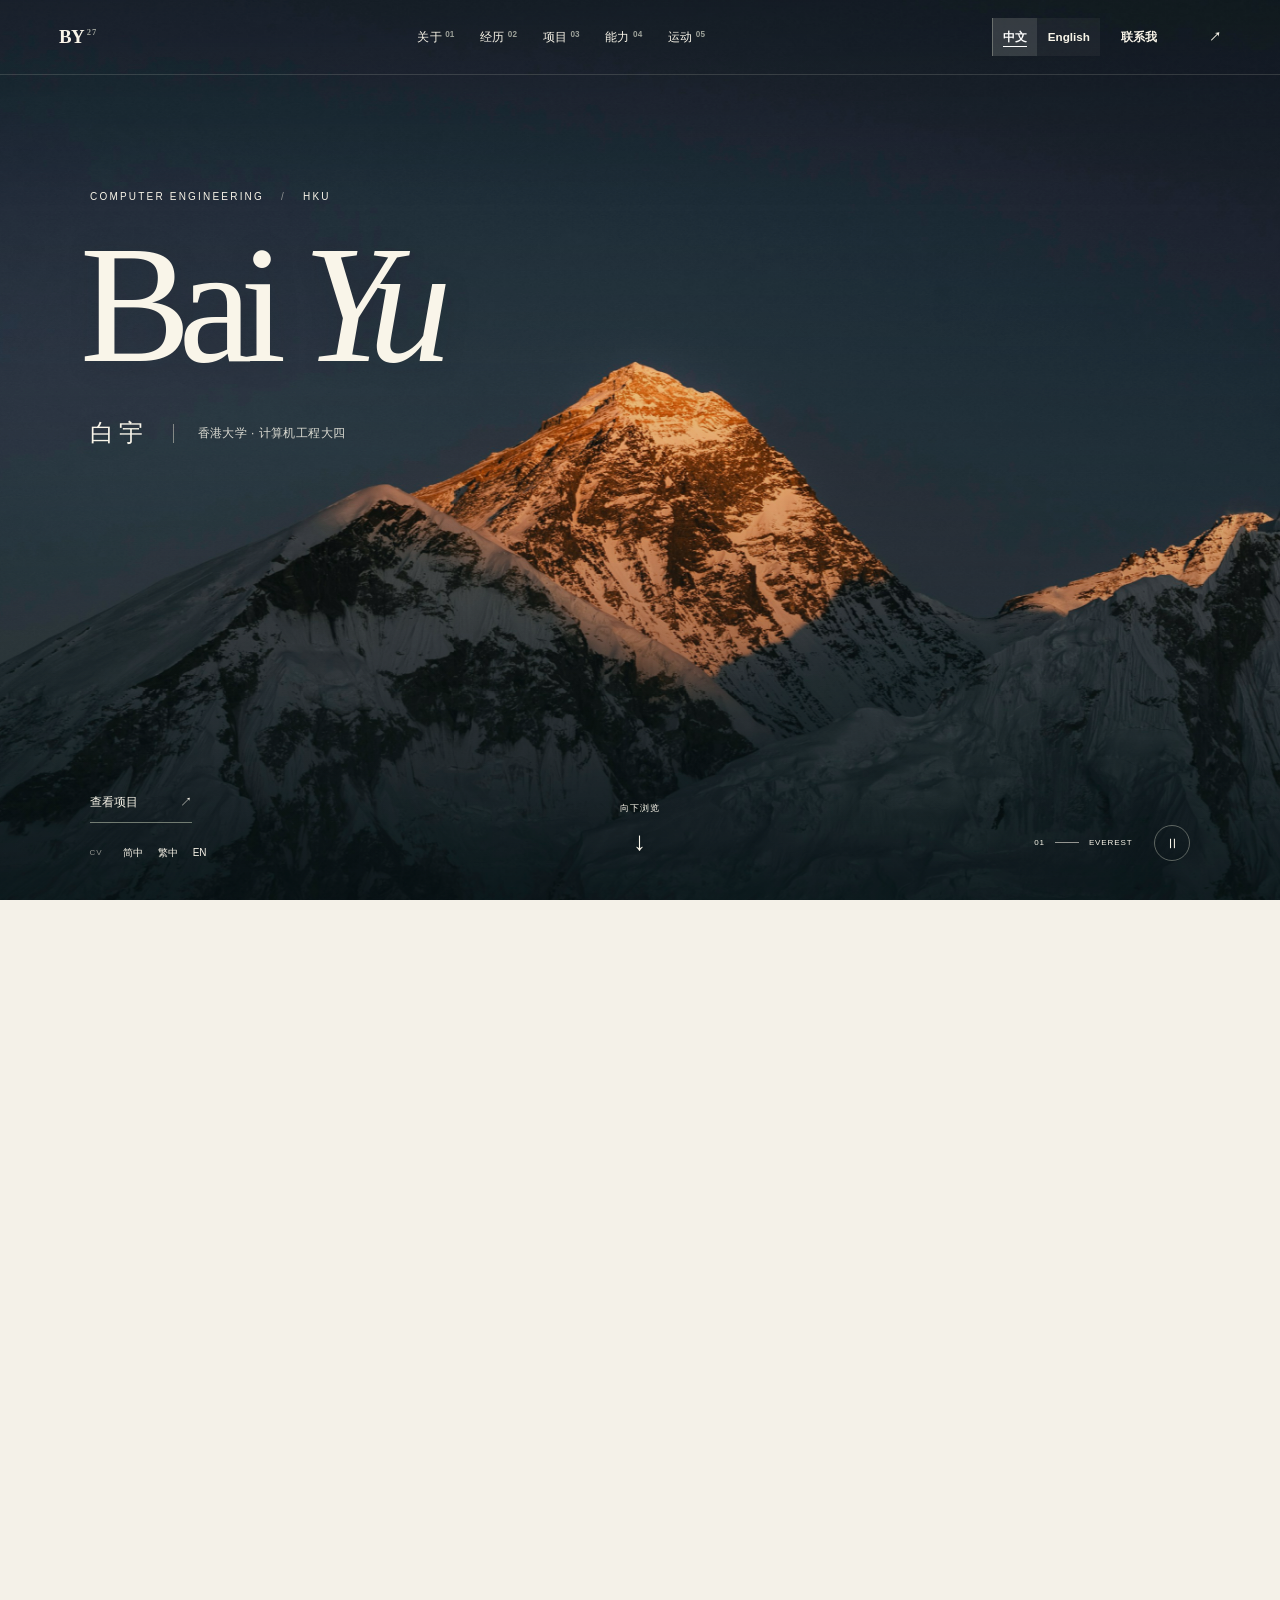
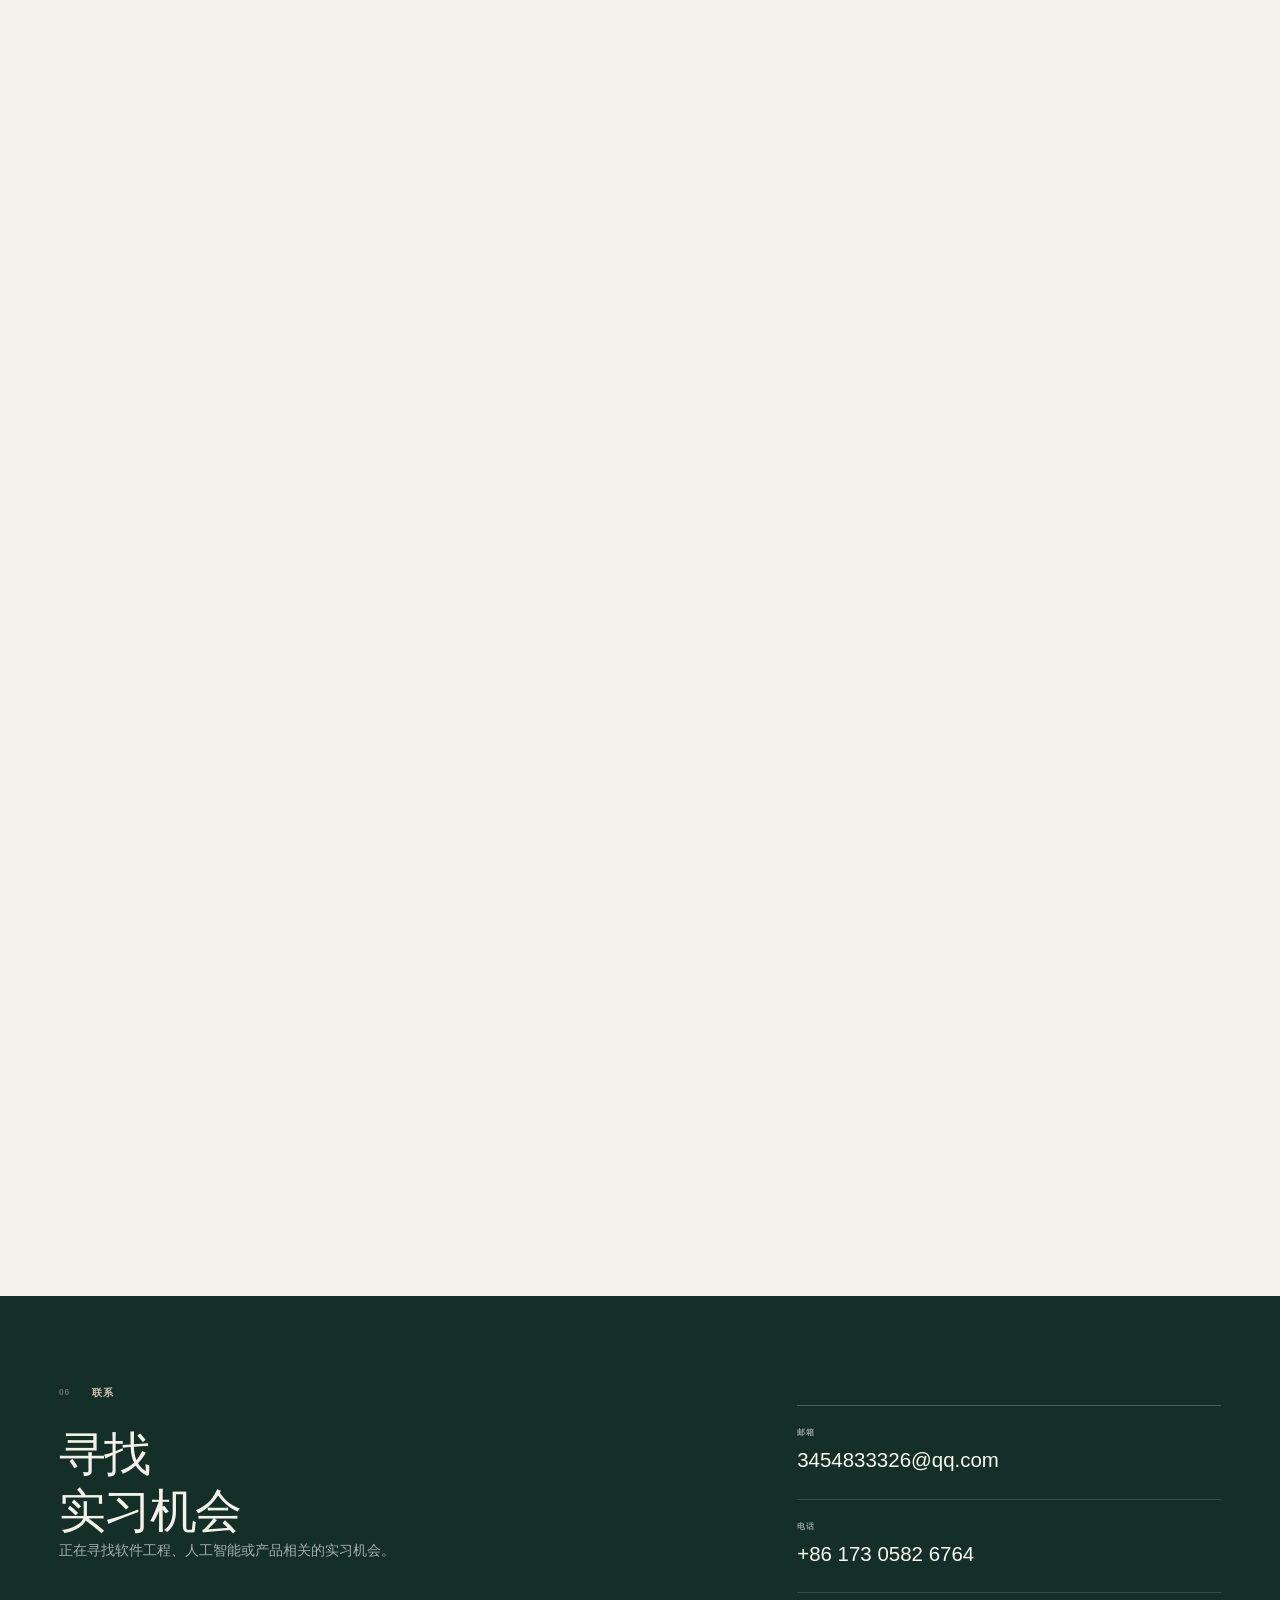
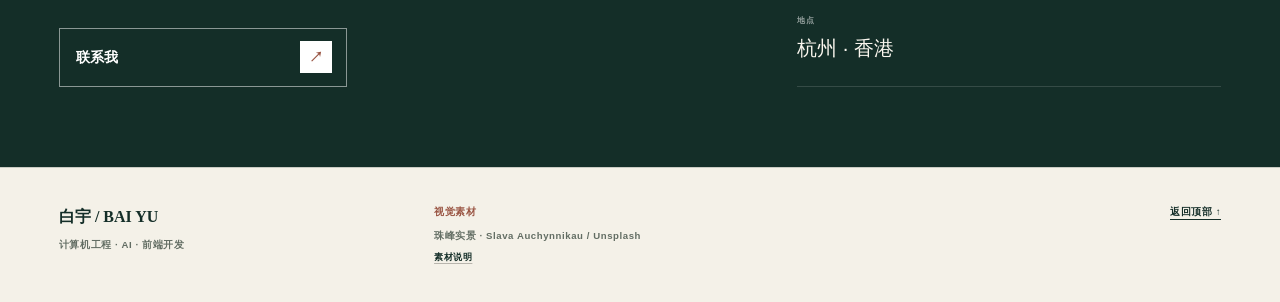
<file: index.html>
<!doctype html>
<html lang="zh-CN">
  <head>
    <meta charset="UTF-8" />
    <meta name="viewport" content="width=device-width, initial-scale=1.0" />
    <meta
      name="description"
      content="白宇 Bai Yu｜香港大学计算机工程大四。AI Agent 实习、前端开发与模型训练。HKU Computer Engineering · AI Agents · Frontend Development."
    />
    <meta name="theme-color" content="#f4efe5" />
    <meta property="og:title" content="白宇 · Computer Engineering Portfolio" />
    <meta
      property="og:description"
      content="白宇 Bai Yu｜HKU 计算机工程 · AI Agent 实习 · Frontend Development · Model Training"
    />
    <meta property="og:type" content="website" />
    <meta property="og:url" content="https://baiyu-ce.github.io/" />
    <meta property="og:image" content="https://baiyu-ce.github.io/bai-yu-portrait-v3.jpg" />
    <link rel="icon" href="/favicon.svg" />
    <title>白宇 · Computer Engineering Portfolio</title>
    <link rel="preload" as="image" href="/nature/everest-slava-auchynnikau.jpg" fetchpriority="high" />
    <script type="module" crossorigin src="/assets/index-7153a8d6.js"></script>
    <link rel="stylesheet" crossorigin href="/assets/index-DSJHnkan.css">
  </head>
  <body>
    <div id="root"></div>
  </body>
</html>
</file>
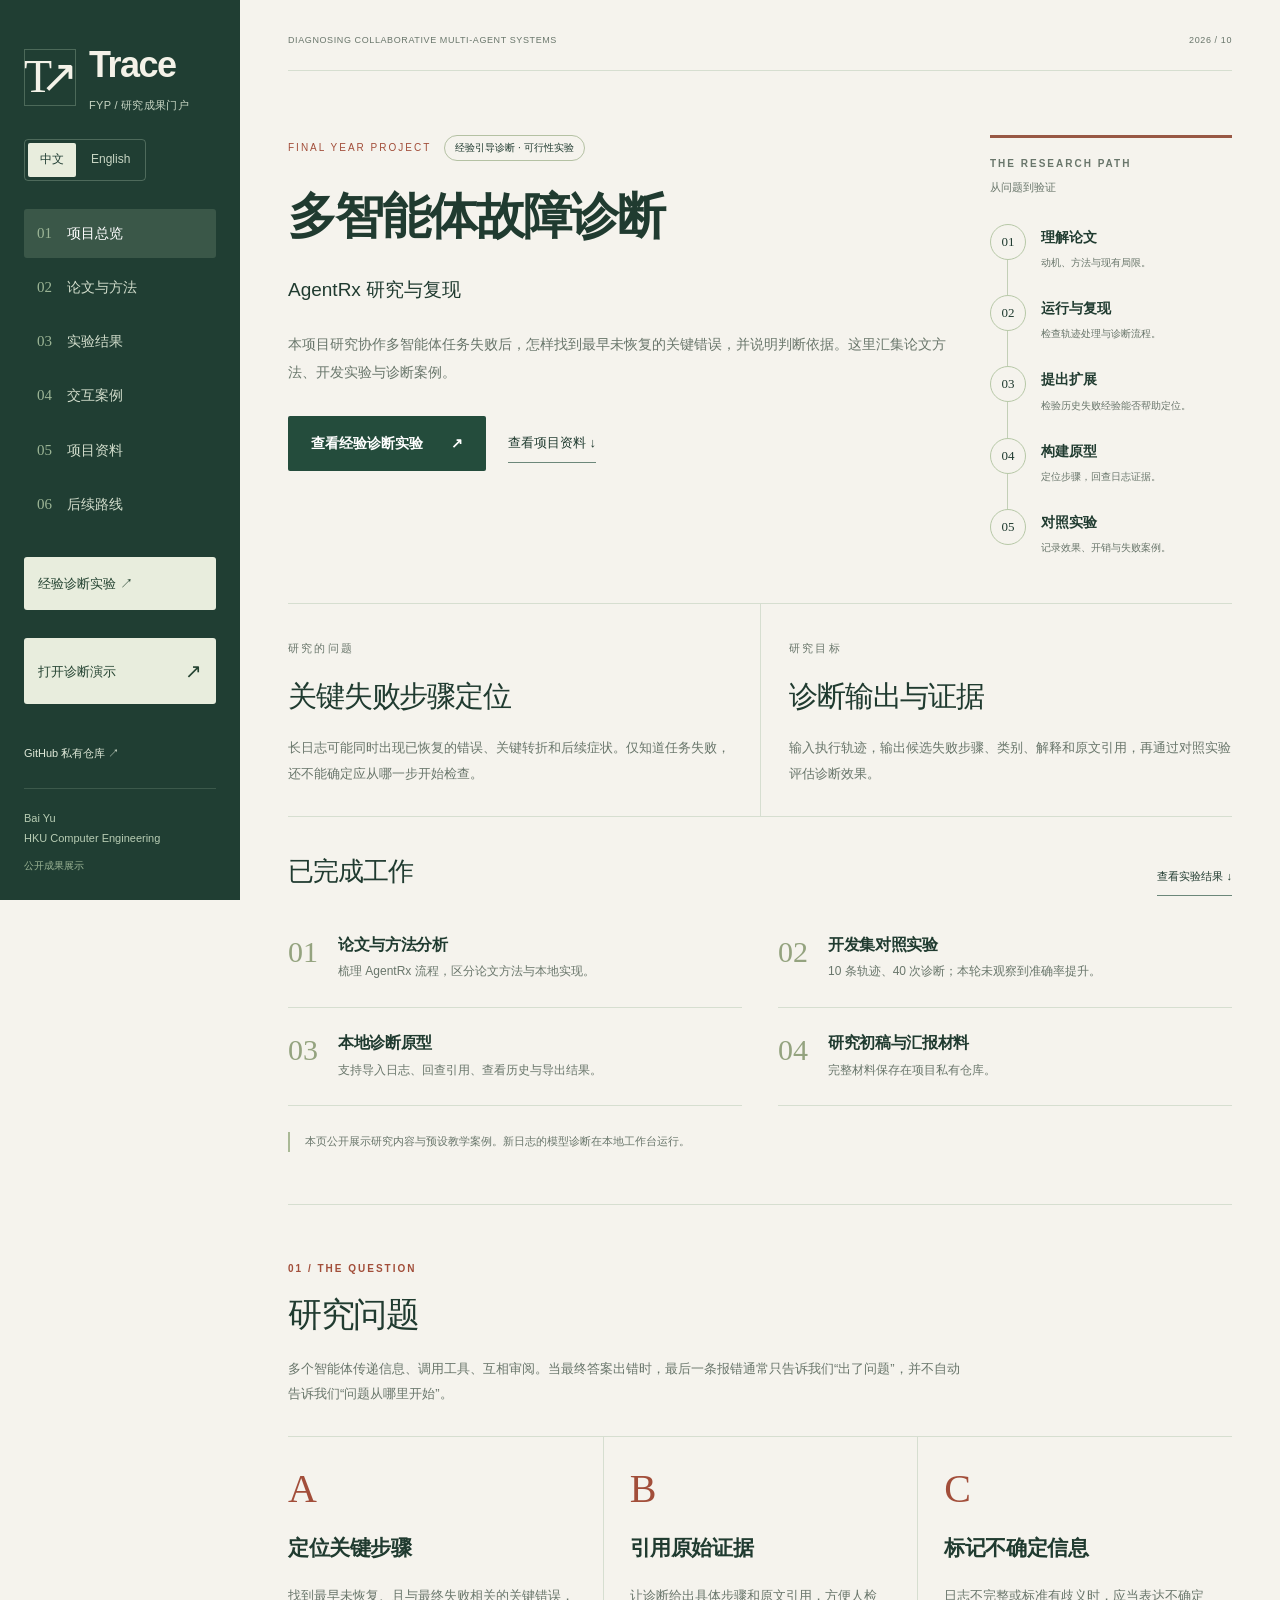
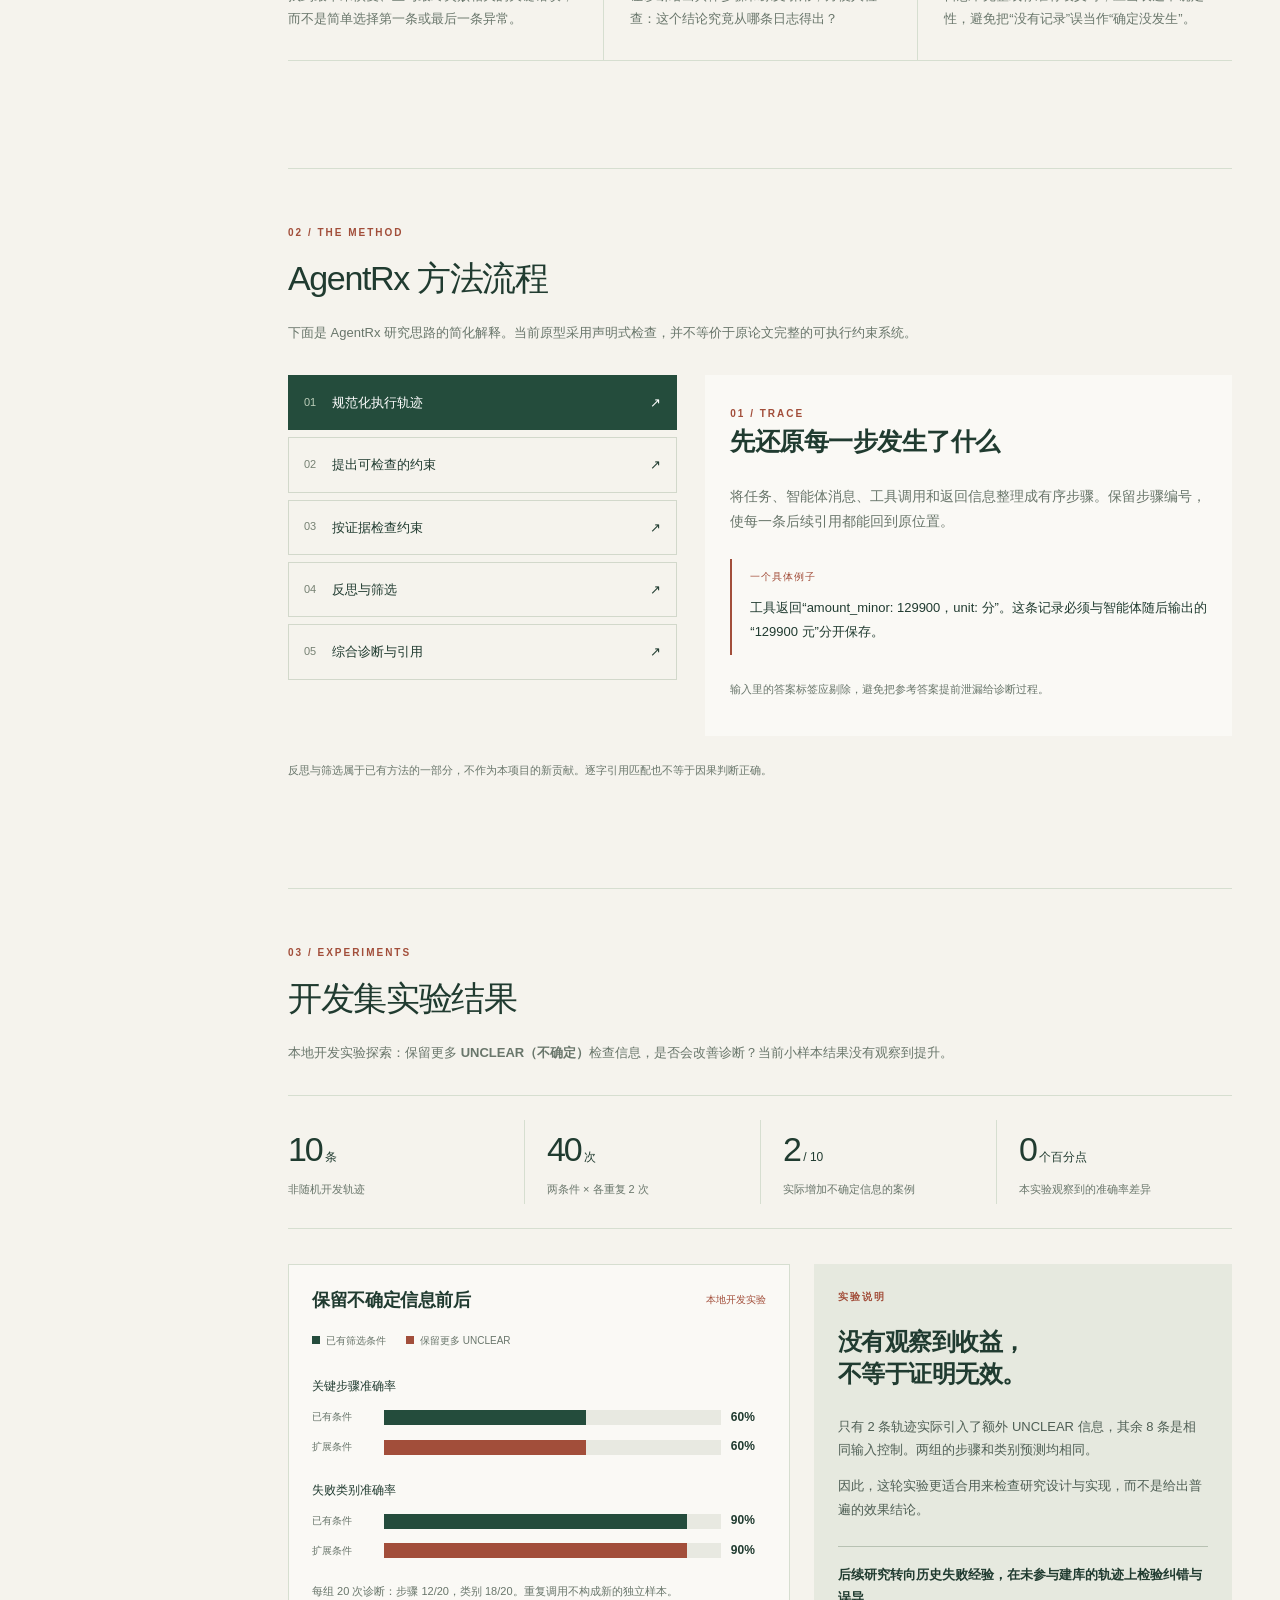
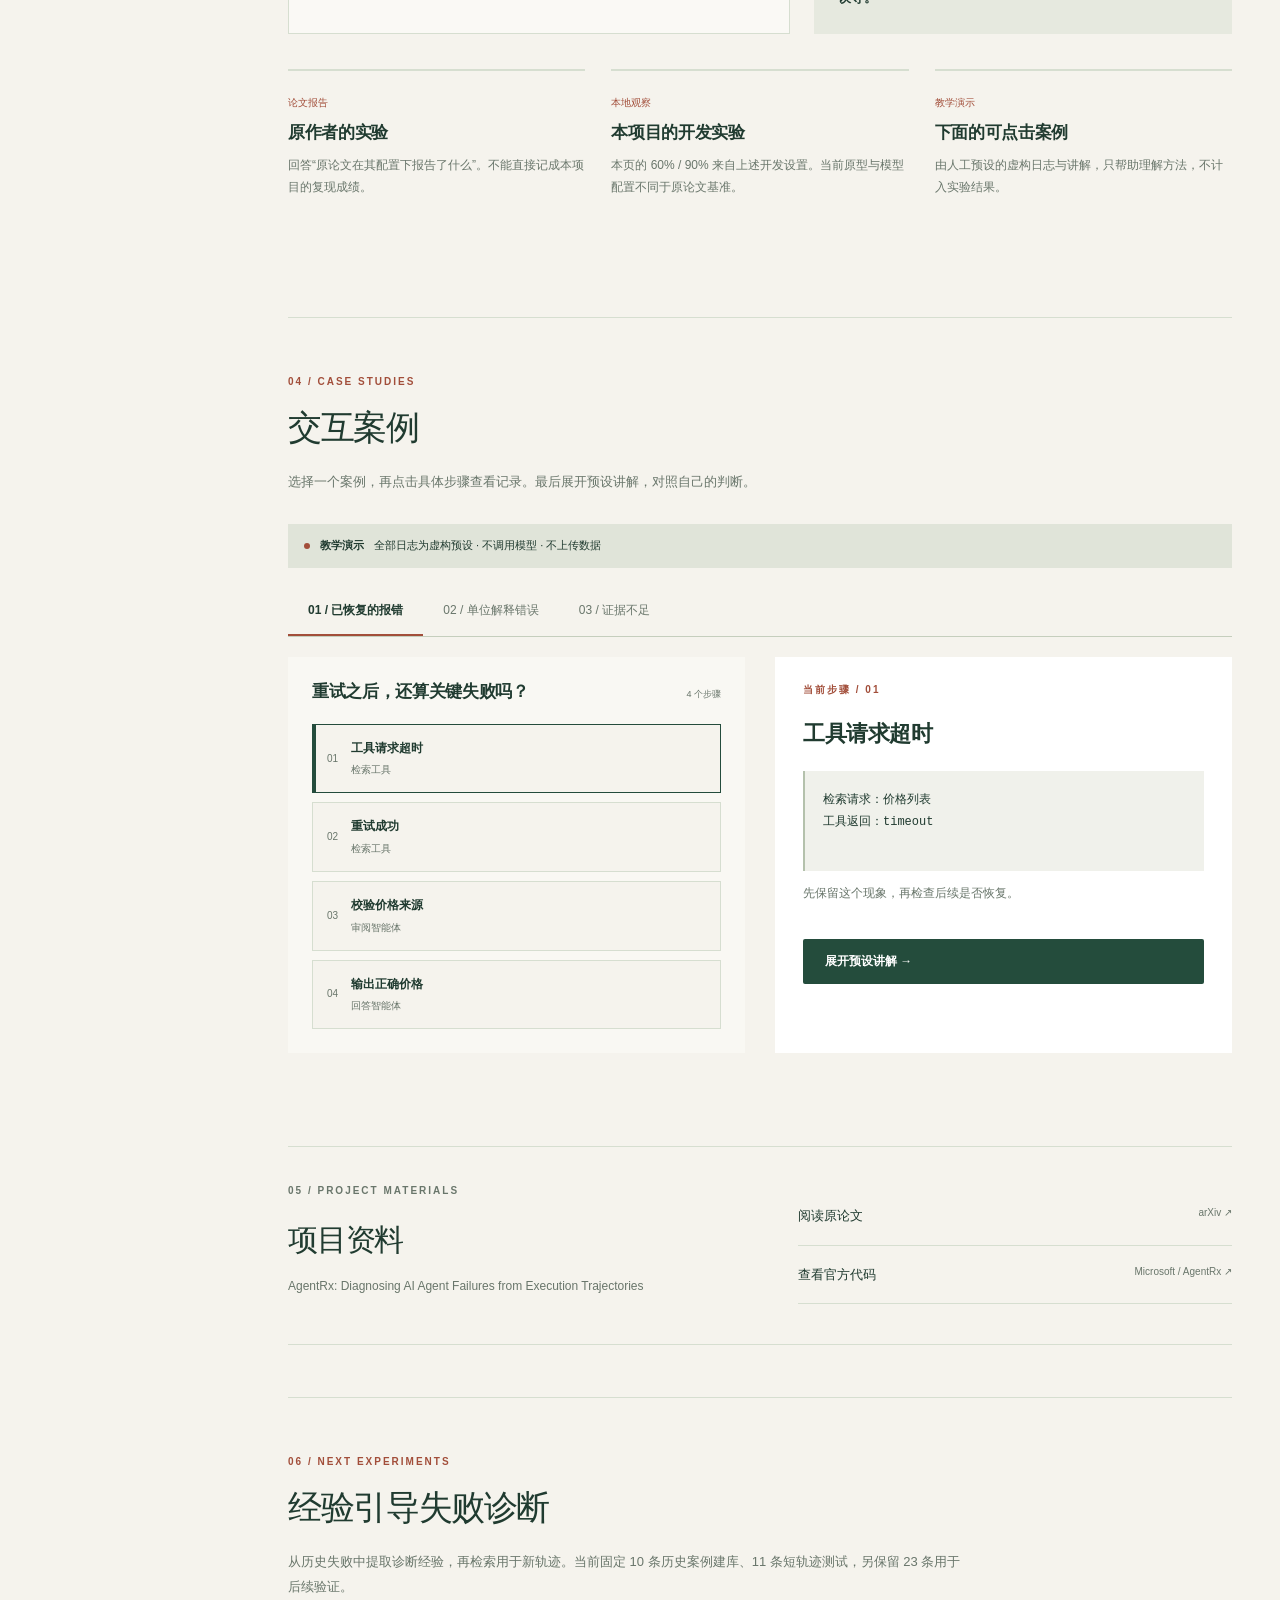
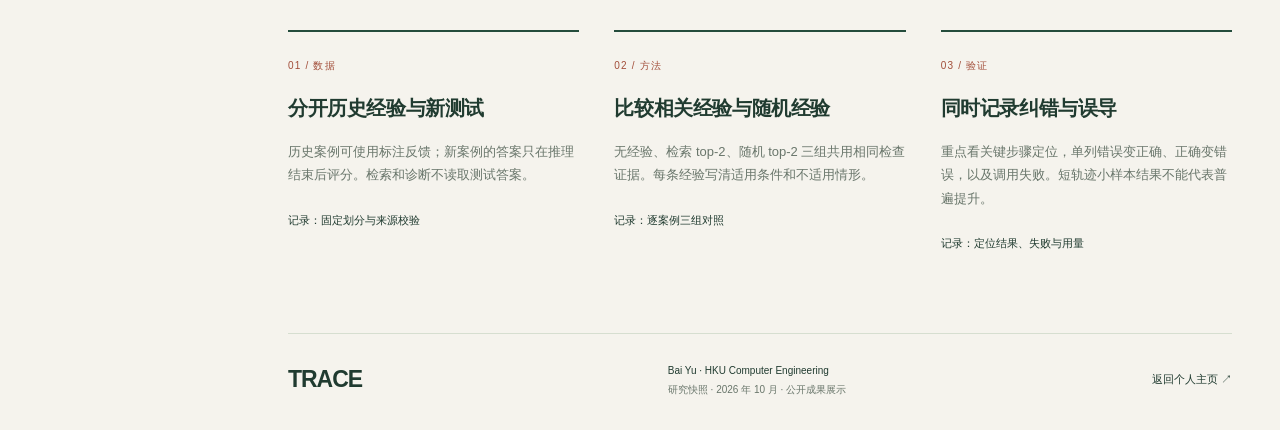
<file: fyp-agentrx-diagnosis-studio/index.html>
<!doctype html>
<html lang="zh-Hans">
<head>
  <meta charset="utf-8"><meta name="viewport" content="width=device-width, initial-scale=1">
  <meta name="description" content="Bai Yu 的多智能体故障诊断 FYP：AgentRx 方法、开发实验与可交互的证据分析案例。">
  <meta name="theme-color" content="#203e33"><title>TRACE · 多智能体故障诊断 | Bai Yu FYP</title>
  <link rel="stylesheet" href="./style.css"><link rel="stylesheet" href="./portal.css?v=20261017-experience"><script src="./translations.js?v=20261017-experience" defer></script><script src="./case-translations.js?v=20261017-experience" defer></script><script src="./app.js?v=20261017-experience" defer></script>
</head>
<body>
<a data-i18n="nav.skip" class="skip" href="#overview">跳到项目内容</a>
<aside class="sidebar">
  <a class="portal-brand" href="#overview"><span class="brand-mark" aria-hidden="true">T↗</span><span>Trace<small data-i18n="brand.subtitle">FYP / 研究成果门户</small></span></a>
  <div class="language-switch" role="group" aria-label="语言" data-i18n-aria-label="language.group"><button type="button" data-language="zh" lang="zh-Hans" aria-pressed="true">中文</button><button type="button" data-language="en" lang="en" aria-pressed="false">English</button></div>
  <nav class="primary-nav" aria-label="项目章节" data-i18n-aria-label="nav.group">
    <a data-i18n="nav.overview" class="active" href="#overview" aria-current="location"><span>01</span>项目总览</a>
    <a data-i18n="nav.method" href="#method"><span>02</span>论文与方法</a>
    <a data-i18n="nav.results" href="#results"><span>03</span>实验结果</a>
    <a data-i18n="nav.demo" href="#demo"><span>04</span>交互案例</a>
    <a data-i18n="nav.library" href="#library"><span>05</span>项目资料</a>
    <a data-i18n="nav.next" href="#next"><span>06</span>后续路线</a>
  </nav>
  <a data-i18n="nav.experience" data-language-link class="studio-link" href="./experience.html">经验诊断实验 ↗</a>
  <a data-i18n="nav.studio" class="studio-link" href="#demo">打开诊断演示 <span aria-hidden="true">↗</span></a>
  <div class="sidebar-footer"><a data-i18n="nav.repository" href="https://github.com/baiyu-ce/fyp-agentrx-diagnosis-studio" target="_blank" rel="noopener noreferrer">GitHub 私有仓库 ↗</a><p>Bai Yu<br>HKU Computer Engineering</p><span data-i18n="nav.public">公开成果展示</span></div>
</aside>
<main id="main" class="portal-main">
  <div class="topline"><span>DIAGNOSING COLLABORATIVE MULTI-AGENT SYSTEMS</span><span>2026 / 10</span></div>
  <section id="overview" class="overview" aria-labelledby="hero-title">
    <div class="portal-hero">
      <div class="portal-intro">
        <div class="hero-label"><span class="eyebrow">FINAL YEAR PROJECT</span><span data-i18n="overview.status" class="status-pill">经验引导诊断 · 可行性实验</span></div>
        <h1 data-i18n="overview.title" id="hero-title">多智能体故障诊断</h1>
        <p data-i18n="overview.subtitle" class="hero-subtitle">AgentRx 研究与复现</p>
        <p data-i18n="overview.summary" class="hero-summary">本项目研究协作多智能体任务失败后，怎样找到最早未恢复的关键错误，并说明判断依据。这里汇集论文方法、开发实验与诊断案例。</p>
        <div class="hero-actions"><a data-i18n="overview.cases" data-language-link class="button green" href="./experience.html">查看经验诊断实验 <span aria-hidden="true">↗</span></a><a data-i18n="overview.materials" class="text-link" href="#library">查看项目资料 ↓</a></div>
      </div>
      <aside class="research-path" aria-label="项目研究路径" data-i18n-aria-label="path.group"><div class="path-heading"><span class="eyebrow">THE RESEARCH PATH</span><span data-i18n="path.subtitle">从问题到验证</span></div><ol>
        <li><span>01</span><div><strong data-i18n="path.paper.title">理解论文</strong><small data-i18n="path.paper.body">动机、方法与现有局限。</small></div></li>
        <li><span>02</span><div><strong data-i18n="path.reproduce.title">运行与复现</strong><small data-i18n="path.reproduce.body">检查轨迹处理与诊断流程。</small></div></li>
        <li><span>03</span><div><strong data-i18n="path.extension.title">提出扩展</strong><small data-i18n="path.extension.body">检验历史失败经验能否帮助定位。</small></div></li>
        <li><span>04</span><div><strong data-i18n="path.prototype.title">构建原型</strong><small data-i18n="path.prototype.body">定位步骤，回查日志证据。</small></div></li>
        <li><span>05</span><div><strong data-i18n="path.experiment.title">对照实验</strong><small data-i18n="path.experiment.body">记录效果、开销与失败案例。</small></div></li>
      </ol></aside>
    </div>
    <div class="overview-questions"><article><span data-i18n="overview.question.label" class="eyebrow">研究的问题</span><h2 data-i18n="overview.question.title">关键失败步骤定位</h2><p data-i18n="overview.question.body">长日志可能同时出现已恢复的错误、关键转折和后续症状。仅知道任务失败，还不能确定应从哪一步开始检查。</p></article><article><span data-i18n="overview.goal.label" class="eyebrow">研究目标</span><h2 data-i18n="overview.goal.title">诊断输出与证据</h2><p data-i18n="overview.goal.body">输入执行轨迹，输出候选失败步骤、类别、解释和原文引用，再通过对照实验评估诊断效果。</p></article></div>
    <div class="completed-heading"><h2 data-i18n="completed.title">已完成工作</h2><a data-i18n="completed.results" class="text-link" href="#results">查看实验结果 ↓</a></div>
    <div class="completed-list">
      <article><span>01</span><div><h3 data-i18n="completed.paper.title">论文与方法分析</h3><p data-i18n="completed.paper.body">梳理 AgentRx 流程，区分论文方法与本地实现。</p></div></article>
      <article><span>02</span><div><h3 data-i18n="completed.experiments.title">开发集对照实验</h3><p data-i18n="completed.experiments.body">10 条轨迹、40 次诊断；本轮未观察到准确率提升。</p></div></article>
      <article><span>03</span><div><h3 data-i18n="completed.prototype.title">本地诊断原型</h3><p data-i18n="completed.prototype.body">支持导入日志、回查引用、查看历史与导出结果。</p></div></article>
      <article><span>04</span><div><h3 data-i18n="completed.materials.title">研究初稿与汇报材料</h3><p data-i18n="completed.materials.body">完整材料保存在项目私有仓库。</p></div></article>
    </div>
    <p data-i18n="overview.note" class="overview-note">本页公开展示研究内容与预设教学案例。新日志的模型诊断在本地工作台运行。</p>
  </section>

<section id="question" class="section"><div class="section-head"><p class="eyebrow">01 / THE QUESTION</p><h2 data-i18n="question.title">研究问题</h2><p data-i18n="question.intro">多个智能体传递信息、调用工具、互相审阅。当最终答案出错时，最后一条报错通常只告诉我们“出了问题”，并不自动告诉我们“问题从哪里开始”。</p></div><div class="question-grid"><article><span class="card-no">A</span><h3 data-i18n="question.locate.title">定位关键步骤</h3><p data-i18n="question.locate.body">找到最早未恢复、且与最终失败相关的关键错误，而不是简单选择第一条或最后一条异常。</p></article><article><span class="card-no">B</span><h3 data-i18n="question.evidence.title">引用原始证据</h3><p data-i18n="question.evidence.body">让诊断给出具体步骤和原文引用，方便人检查：这个结论究竟从哪条日志得出？</p></article><article><span class="card-no">C</span><h3 data-i18n="question.uncertainty.title">标记不确定信息</h3><p data-i18n="question.uncertainty.body">日志不完整或标准有歧义时，应当表达不确定性，避免把“没有记录”误当作“确定没发生”。</p></article></div></section>

<section id="method" class="section method-section"><div class="section-head"><p class="eyebrow">02 / THE METHOD</p><h2 data-i18n="method.title">AgentRx 方法流程</h2><p data-i18n="method.intro">下面是 AgentRx 研究思路的简化解释。当前原型采用声明式检查，并不等价于原论文完整的可执行约束系统。</p></div><div class="method-layout"><div class="method-steps" role="group" aria-label="选择方法阶段" data-i18n-aria-label="method.group"><button data-i18n="method.step.0" class="method-step active" data-method="0" aria-pressed="true"><span>01</span>规范化执行轨迹 <b>↗</b></button><button data-i18n="method.step.1" class="method-step" data-method="1" aria-pressed="false"><span>02</span>提出可检查的约束 <b>↗</b></button><button data-i18n="method.step.2" class="method-step" data-method="2" aria-pressed="false"><span>03</span>按证据检查约束 <b>↗</b></button><button data-i18n="method.step.3" class="method-step" data-method="3" aria-pressed="false"><span>04</span>反思与筛选 <b>↗</b></button><button data-i18n="method.step.4" class="method-step" data-method="4" aria-pressed="false"><span>05</span>综合诊断与引用 <b>↗</b></button></div><article class="method-detail" aria-live="polite"><span id="method-label" class="eyebrow">01 / TRACE</span><h3 id="method-title">先还原每一步发生了什么</h3><p id="method-body">将任务、智能体消息、工具调用和返回信息整理成有序步骤。保留步骤编号，使每一条后续引用都能回到原位置。</p><div class="example"><span data-i18n="method.example">一个具体例子</span><p id="method-example">工具返回“amount_minor: 129900，unit: 分”。这条记录必须与智能体随后输出的“129900 元”分开保存。</p></div><p id="method-limit" class="small-note">输入里的答案标签应剔除，避免把参考答案提前泄漏给诊断过程。</p></article></div><p data-i18n="method.note" class="section-note">反思与筛选属于已有方法的一部分，不作为本项目的新贡献。逐字引用匹配也不等于因果判断正确。</p></section>

<section id="results" class="section"><div class="section-head"><p class="eyebrow">03 / EXPERIMENTS</p><h2 data-i18n="results.title">开发集实验结果</h2><p data-i18n="results.intro">本地开发实验探索：保留更多 <strong>UNCLEAR（不确定）</strong>检查信息，是否会改善诊断？当前小样本结果没有观察到提升。</p></div><div class="stat-strip"><div><strong data-i18n="results.traces.value">10<span> 条</span></strong><p data-i18n="results.traces.label">非随机开发轨迹</p></div><div><strong data-i18n="results.runs.value">40<span> 次</span></strong><p data-i18n="results.runs.label">两条件 × 各重复 2 次</p></div><div><strong>2<span> / 10</span></strong><p data-i18n="results.changed.label">实际增加不确定信息的案例</p></div><div><strong data-i18n="results.difference.value">0<span> 个百分点</span></strong><p data-i18n="results.difference.label">本实验观察到的准确率差异</p></div></div><div class="results-layout"><article class="chart-card"><div class="chart-title"><h3 data-i18n="chart.title">保留不确定信息前后</h3><span data-i18n="chart.subtitle">本地开发实验</span></div><div class="legend"><span data-i18n="chart.legend.base"><i class="base"></i>已有筛选条件</span><span data-i18n="chart.legend.extended"><i class="extended"></i>保留更多 UNCLEAR</span></div><div class="metric"><h4 data-i18n="chart.step">关键步骤准确率</h4><div class="bar-row"><span data-i18n="chart.base">已有条件</span><div class="bar-track"><div class="bar base" style="width:60%"></div></div><b>60%</b></div><div class="bar-row"><span data-i18n="chart.extended">扩展条件</span><div class="bar-track"><div class="bar extended" style="width:60%"></div></div><b>60%</b></div></div><div class="metric"><h4 data-i18n="chart.category">失败类别准确率</h4><div class="bar-row"><span data-i18n="chart.base">已有条件</span><div class="bar-track"><div class="bar base" style="width:90%"></div></div><b>90%</b></div><div class="bar-row"><span data-i18n="chart.extended">扩展条件</span><div class="bar-track"><div class="bar extended" style="width:90%"></div></div><b>90%</b></div></div><p data-i18n="chart.caption" class="caption">每组 20 次诊断：步骤 12/20，类别 18/20。重复调用不构成新的独立样本。</p></article><aside class="finding"><p data-i18n="finding.label" class="eyebrow">实验说明</p><h3 data-i18n="finding.title">没有观察到收益，<br>不等于证明无效。</h3><p data-i18n="finding.changed">只有 2 条轨迹实际引入了额外 UNCLEAR 信息，其余 8 条是相同输入控制。两组的步骤和类别预测均相同。</p><p data-i18n="finding.interpretation">因此，这轮实验更适合用来检查研究设计与实现，而不是给出普遍的效果结论。</p><div data-i18n="finding.next" class="finding-rule">后续研究转向历史失败经验，在未参与建库的轨迹上检验纠错与误导。</div></aside></div><div class="evidence-grid"><article><span data-i18n="evidence.paper.label" class="evidence-type">论文报告</span><h3 data-i18n="evidence.paper.title">原作者的实验</h3><p data-i18n="evidence.paper.body">回答“原论文在其配置下报告了什么”。不能直接记成本项目的复现成绩。</p></article><article><span data-i18n="evidence.local.label" class="evidence-type">本地观察</span><h3 data-i18n="evidence.local.title">本项目的开发实验</h3><p data-i18n="evidence.local.body">本页的 60% / 90% 来自上述开发设置。当前原型与模型配置不同于原论文基准。</p></article><article><span data-i18n="evidence.demo.label" class="evidence-type">教学演示</span><h3 data-i18n="evidence.demo.title">下面的可点击案例</h3><p data-i18n="evidence.demo.body">由人工预设的虚构日志与讲解，只帮助理解方法，不计入实验结果。</p></article></div></section>

<section id="demo" class="section demo-section"><div class="section-head"><p class="eyebrow">04 / CASE STUDIES</p><h2 data-i18n="demo.title">交互案例</h2><p data-i18n="demo.intro">选择一个案例，再点击具体步骤查看记录。最后展开预设讲解，对照自己的判断。</p></div><div class="demo-notice"><span class="status-dot"></span><strong data-i18n="demo.notice.label">教学演示</strong><span data-i18n="demo.notice.body">全部日志为虚构预设 · 不调用模型 · 不上传数据</span></div><div class="case-tabs" role="group" aria-label="选择教学案例" data-i18n-aria-label="demo.group"><button data-i18n="demo.tab.0" class="case-tab active" data-case="0" aria-pressed="true">01 / 已恢复的报错</button><button data-i18n="demo.tab.1" class="case-tab" data-case="1" aria-pressed="false">02 / 单位解释错误</button><button data-i18n="demo.tab.2" class="case-tab" data-case="2" aria-pressed="false">03 / 证据不足</button></div><div class="demo-grid"><div class="trace-list"><div class="demo-title"><h3 id="case-title">重试之后，还算关键失败吗？</h3><span id="case-count">4 STEPS</span></div><ol id="trace-steps"></ol></div><article class="inspection"><p class="eyebrow" id="selected-label">SELECTED STEP / 01</p><h3 id="selected-title">工具请求超时</h3><pre id="selected-log">工具返回：timeout</pre><p id="selected-hint" class="inspection-hint">先保留这个现象，再检查后续是否恢复。</p><button id="explain-button" class="button green" type="button">展开预设讲解 <span aria-hidden="true">→</span></button><div id="case-explanation" class="explanation" hidden aria-live="polite"></div></article></div><noscript><p data-i18n="demo.noScript" class="no-script">互动案例需要浏览器启用 JavaScript；上方方法与实验结果仍可直接阅读。</p></noscript></section>

<section id="library" class="sources"><div><p class="eyebrow">05 / PROJECT MATERIALS</p><h2 data-i18n="library.title">项目资料</h2><p>AgentRx: Diagnosing AI Agent Failures from Execution Trajectories</p></div><div class="source-links"><a data-i18n="library.paper" href="https://arxiv.org/abs/2602.02475v2" target="_blank" rel="noopener noreferrer">阅读原论文 <span>arXiv ↗</span></a><a data-i18n="library.code" href="https://github.com/microsoft/AgentRx" target="_blank" rel="noopener noreferrer">查看官方代码 <span>Microsoft / AgentRx ↗</span></a></div></section>

<section id="next" class="section"><div class="section-head"><p class="eyebrow">06 / NEXT EXPERIMENTS</p><h2 data-i18n="next.title">经验引导失败诊断</h2><p data-i18n="next.intro">从历史失败中提取诊断经验，再检索用于新轨迹。当前固定 10 条历史案例建库、11 条短轨迹测试，另保留 23 条用于后续验证。</p></div><div class="roadmap"><article><span data-i18n="next.data.label">01 / 数据</span><h3 data-i18n="next.data.title">分开历史经验与新测试</h3><p data-i18n="next.data.body">历史案例可使用标注反馈；新案例的答案只在推理结束后评分。检索和诊断不读取测试答案。</p><b data-i18n="next.data.output">记录：固定划分与来源校验</b></article><article><span data-i18n="next.method.label">02 / 方法</span><h3 data-i18n="next.method.title">比较相关经验与随机经验</h3><p data-i18n="next.method.body">无经验、检索 top-2、随机 top-2 三组共用相同检查证据。每条经验写清适用条件和不适用情形。</p><b data-i18n="next.method.output">记录：逐案例三组对照</b></article><article><span data-i18n="next.evaluation.label">03 / 验证</span><h3 data-i18n="next.evaluation.title">同时记录纠错与误导</h3><p data-i18n="next.evaluation.body">重点看关键步骤定位，单列错误变正确、正确变错误，以及调用失败。短轨迹小样本结果不能代表普遍提升。</p><b data-i18n="next.evaluation.output">记录：定位结果、失败与用量</b></article></div></section>

<footer><a class="brand" href="#">TRACE</a><p>Bai Yu · HKU Computer Engineering<br><span data-i18n="footer.snapshot">研究快照 · 2026 年 10 月 · 公开成果展示</span></p><a data-i18n="footer.home" href="https://baiyu-ce.github.io/">返回个人主页 ↗</a></footer>
</main>
</body></html>
</file>
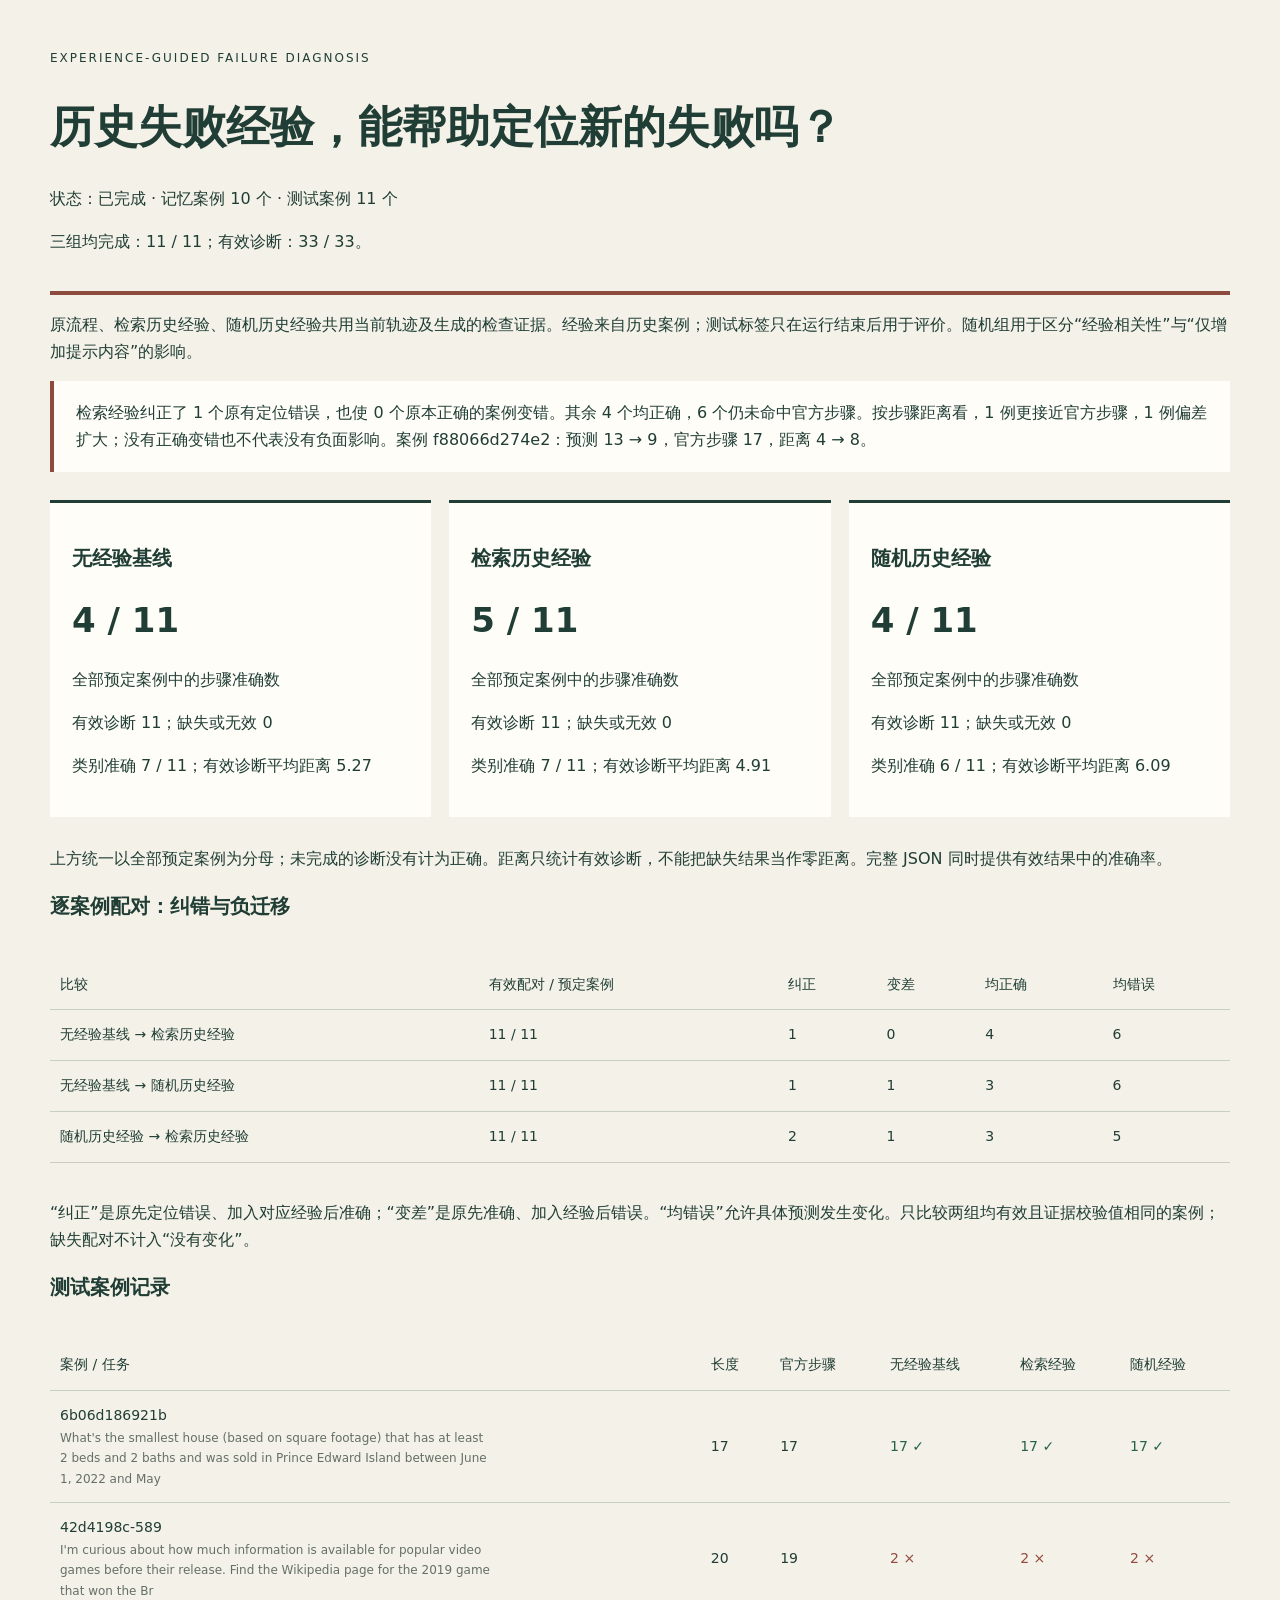
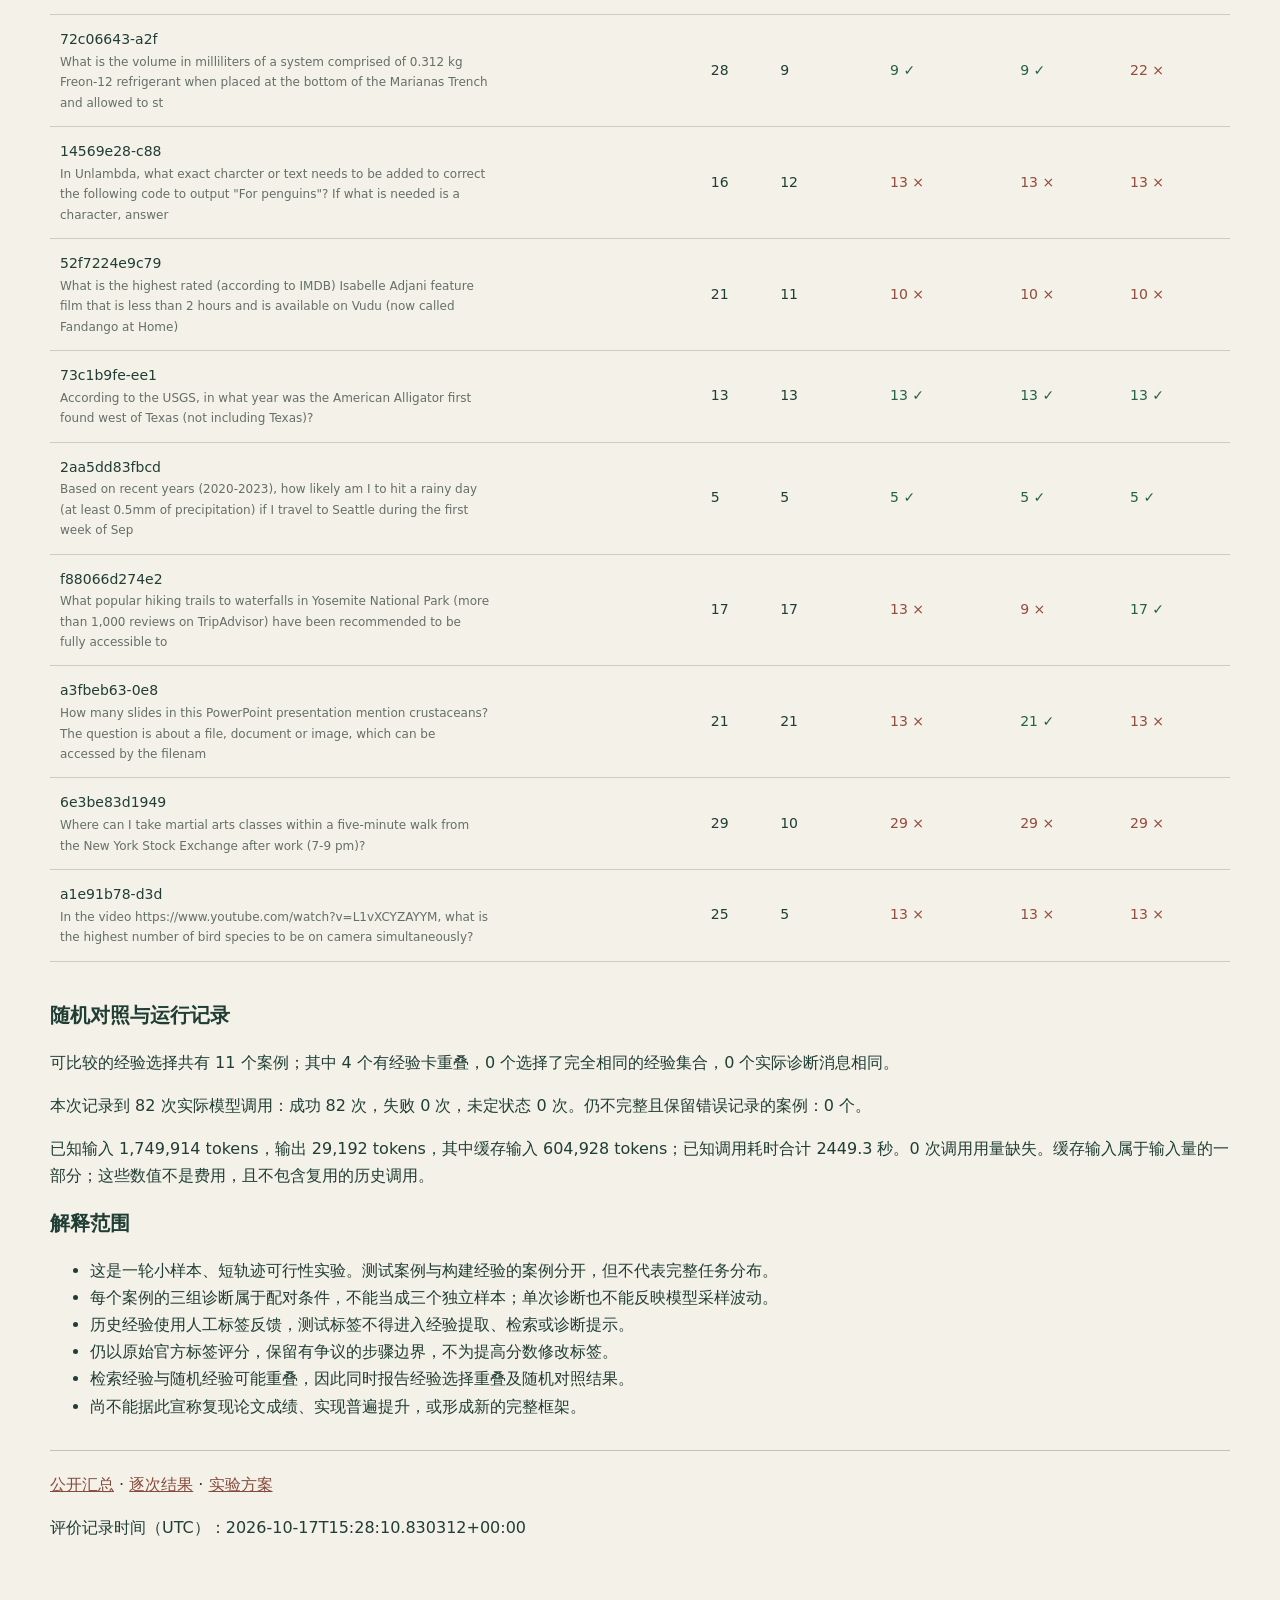
<file: fyp-agentrx-diagnosis-studio/experience-report.html>
<!doctype html><html lang="zh-CN"><head><meta charset="utf-8"><meta name="viewport" content="width=device-width,initial-scale=1"><title>历史经验辅助失败诊断 · 可行性实验</title><style>
body{margin:0;background:#f4f1e8;color:#203e35;font:16px/1.7 system-ui,"Microsoft YaHei",sans-serif}main{max-width:1180px;margin:auto;padding:48px 24px 80px}header{border-bottom:4px solid #8d4b3e;padding-bottom:20px}h1{font-size:clamp(28px,4vw,44px);line-height:1.3}h2{font-size:20px}.eyebrow{letter-spacing:2px;font-size:12px}.cards{display:grid;grid-template-columns:repeat(3,1fr);gap:18px;margin:28px 0}article{background:#fffdf8;padding:22px;border-top:3px solid #203e35}strong{font-size:34px}.finding{border-left:4px solid #8d4b3e;padding:18px 22px;background:#fffdf8}.scroll{overflow:auto}table{border-collapse:collapse;width:100%;margin:20px 0;font-size:14px}th,td{padding:13px 10px;text-align:left;border-bottom:1px solid #c8cec2}th{font-weight:500}small{display:block;max-width:430px;font-size:12px;font-weight:400;color:#647067}.good{color:#246247}.bad{color:#934c3e}a{color:#864b3e}code{font-size:13px}footer{margin-top:30px;border-top:1px solid #bac4b7;padding-top:20px}@media(max-width:700px){.cards{grid-template-columns:1fr}main{padding:30px 17px}}
</style></head><body><main><header><div class="eyebrow">EXPERIENCE-GUIDED FAILURE DIAGNOSIS</div><h1>历史失败经验，能帮助定位新的失败吗？</h1><p>状态：已完成 · 记忆案例 10 个 · 测试案例 11 个</p><p>三组均完成：11 / 11；有效诊断：33 / 33。</p></header>
<p>原流程、检索历史经验、随机历史经验共用当前轨迹及生成的检查证据。经验来自历史案例；测试标签只在运行结束后用于评价。随机组用于区分“经验相关性”与“仅增加提示内容”的影响。</p>
<div class="finding">检索经验纠正了 1 个原有定位错误，也使 0 个原本正确的案例变错。其余 4 个均正确，6 个仍未命中官方步骤。按步骤距离看，1 例更接近官方步骤，1 例偏差扩大；没有正确变错也不代表没有负面影响。案例 f88066d274e2：预测 13 → 9，官方步骤 17，距离 4 → 8。</div><div class="cards"><article><h2>无经验基线</h2><strong>4 / 11</strong><p>全部预定案例中的步骤准确数</p><p>有效诊断 11；缺失或无效 0</p><p>类别准确 7 / 11；有效诊断平均距离 5.27</p></article><article><h2>检索历史经验</h2><strong>5 / 11</strong><p>全部预定案例中的步骤准确数</p><p>有效诊断 11；缺失或无效 0</p><p>类别准确 7 / 11；有效诊断平均距离 4.91</p></article><article><h2>随机历史经验</h2><strong>4 / 11</strong><p>全部预定案例中的步骤准确数</p><p>有效诊断 11；缺失或无效 0</p><p>类别准确 6 / 11；有效诊断平均距离 6.09</p></article></div>
<p>上方统一以全部预定案例为分母；未完成的诊断没有计为正确。距离只统计有效诊断，不能把缺失结果当作零距离。完整 JSON 同时提供有效结果中的准确率。</p>
<h2>逐案例配对：纠错与负迁移</h2><div class="scroll"><table><thead><tr><th>比较</th><th>有效配对 / 预定案例</th><th>纠正</th><th>变差</th><th>均正确</th><th>均错误</th></tr></thead><tbody><tr><th>无经验基线 → 检索历史经验</th><td>11 / 11</td><td>1</td><td>0</td><td>4</td><td>6</td></tr><tr><th>无经验基线 → 随机历史经验</th><td>11 / 11</td><td>1</td><td>1</td><td>3</td><td>6</td></tr><tr><th>随机历史经验 → 检索历史经验</th><td>11 / 11</td><td>2</td><td>1</td><td>3</td><td>5</td></tr></tbody></table></div>
<p>“纠正”是原先定位错误、加入对应经验后准确；“变差”是原先准确、加入经验后错误。“均错误”允许具体预测发生变化。只比较两组均有效且证据校验值相同的案例；缺失配对不计入“没有变化”。</p>
<h2>测试案例记录</h2><div class="scroll"><table><thead><tr><th>案例 / 任务</th><th>长度</th><th>官方步骤</th><th>无经验基线</th><th>检索经验</th><th>随机经验</th></tr></thead><tbody><tr><th title="6b06d186921b8b390c65aebd0d16f09f60a47d2f1288ebe36953f734e84c0a3c">6b06d186921b<small>What&#x27;s the smallest house (based on square footage) that has at least 2 beds and 2 baths and was sold in Prince Edward Island between June 1, 2022 and May </small></th><td>17</td><td>17</td><td class="good">17 ✓</td><td class="good">17 ✓</td><td class="good">17 ✓</td></tr><tr><th title="42d4198c-5895-4f0a-b0c0-424a66465d83">42d4198c-589<small>I&#x27;m curious about how much information is available for popular video games before their release. Find the Wikipedia page for the 2019 game that won the Br</small></th><td>20</td><td>19</td><td class="bad">2 ×</td><td class="bad">2 ×</td><td class="bad">2 ×</td></tr><tr><th title="72c06643-a2fa-4186-aa5c-9ec33ae9b445">72c06643-a2f<small>What is the volume in milliliters of a system comprised of 0.312 kg Freon-12 refrigerant when placed at the bottom of the Marianas Trench and allowed to st</small></th><td>28</td><td>9</td><td class="good">9 ✓</td><td class="good">9 ✓</td><td class="bad">22 ×</td></tr><tr><th title="14569e28-c88c-43e4-8c32-097d35b9a67d">14569e28-c88<small>In Unlambda, what exact charcter or text needs to be added to correct the following code to output &quot;For penguins&quot;? If what is needed is a character, answer</small></th><td>16</td><td>12</td><td class="bad">13 ×</td><td class="bad">13 ×</td><td class="bad">13 ×</td></tr><tr><th title="52f7224e9c79431e7926afe317782711a0028750693e7456cde22ef6f4bd8bd5">52f7224e9c79<small>What is the highest rated (according to IMDB) Isabelle Adjani feature film that is less than 2 hours and is available on Vudu (now called Fandango at Home)</small></th><td>21</td><td>11</td><td class="bad">10 ×</td><td class="bad">10 ×</td><td class="bad">10 ×</td></tr><tr><th title="73c1b9fe-ee1d-4cf4-96ca-35c08f97b054">73c1b9fe-ee1<small>According to the USGS, in what year was the American Alligator first found west of Texas (not including Texas)?</small></th><td>13</td><td>13</td><td class="good">13 ✓</td><td class="good">13 ✓</td><td class="good">13 ✓</td></tr><tr><th title="2aa5dd83fbcd0dce9a3dd4592106e5b5edf738008d932e357d477bba80e59ccf">2aa5dd83fbcd<small>Based on recent years (2020-2023), how likely am I to hit a rainy day (at least 0.5mm of precipitation) if I travel to Seattle during the first week of Sep</small></th><td>5</td><td>5</td><td class="good">5 ✓</td><td class="good">5 ✓</td><td class="good">5 ✓</td></tr><tr><th title="f88066d274e265edd6cd9d61cd80a41accb3a14baf2297652fdd05cdf716d455">f88066d274e2<small>What popular hiking trails to waterfalls in Yosemite National Park (more than 1,000 reviews on TripAdvisor) have been recommended to be fully accessible to</small></th><td>17</td><td>17</td><td class="bad">13 ×</td><td class="bad">9 ×</td><td class="good">17 ✓</td></tr><tr><th title="a3fbeb63-0e8c-4a11-bff6-0e3b484c3e9c">a3fbeb63-0e8<small>How many slides in this PowerPoint presentation mention crustaceans?

The question is about a file, document or image, which can be accessed by the filenam</small></th><td>21</td><td>21</td><td class="bad">13 ×</td><td class="good">21 ✓</td><td class="bad">13 ×</td></tr><tr><th title="6e3be83d1949fa52cba03fb1ce4b5b3bf7e37a83fd7d67694b10b2e439d90cf8">6e3be83d1949<small>Where can I take martial arts classes within a five-minute walk from the New York Stock Exchange after work (7-9 pm)?</small></th><td>29</td><td>10</td><td class="bad">29 ×</td><td class="bad">29 ×</td><td class="bad">29 ×</td></tr><tr><th title="a1e91b78-d3d8-4675-bb8d-62741b4b68a6">a1e91b78-d3d<small>In the video https://www.youtube.com/watch?v=L1vXCYZAYYM, what is the highest number of bird species to be on camera simultaneously?</small></th><td>25</td><td>5</td><td class="bad">13 ×</td><td class="bad">13 ×</td><td class="bad">13 ×</td></tr></tbody></table></div>
<h2>随机对照与运行记录</h2><p>可比较的经验选择共有 11 个案例；其中 4 个有经验卡重叠，0 个选择了完全相同的经验集合，0 个实际诊断消息相同。</p>
<p>本次记录到 82 次实际模型调用：成功 82 次，失败 0 次，未定状态 0 次。仍不完整且保留错误记录的案例：0 个。</p>
<p>已知输入 1,749,914 tokens，输出 29,192 tokens，其中缓存输入 604,928 tokens；已知调用耗时合计 2449.3 秒。0 次调用用量缺失。缓存输入属于输入量的一部分；这些数值不是费用，且不包含复用的历史调用。</p>
<h2>解释范围</h2><ul><li>这是一轮小样本、短轨迹可行性实验。测试案例与构建经验的案例分开，但不代表完整任务分布。</li><li>每个案例的三组诊断属于配对条件，不能当成三个独立样本；单次诊断也不能反映模型采样波动。</li><li>历史经验使用人工标签反馈，测试标签不得进入经验提取、检索或诊断提示。</li><li>仍以原始官方标签评分，保留有争议的步骤边界，不为提高分数修改标签。</li><li>检索经验与随机经验可能重叠，因此同时报告经验选择重叠及随机对照结果。</li><li>尚不能据此宣称复现论文成绩、实现普遍提升，或形成新的完整框架。</li></ul>
<footer><a href="experience-study.json">公开汇总</a> · <a href="experience-results.csv">逐次结果</a> · <a href="experience-study.json">实验方案</a><p>评价记录时间（UTC）：2026-10-17T15:28:10.830312+00:00</p></footer></main></body></html>
</file>
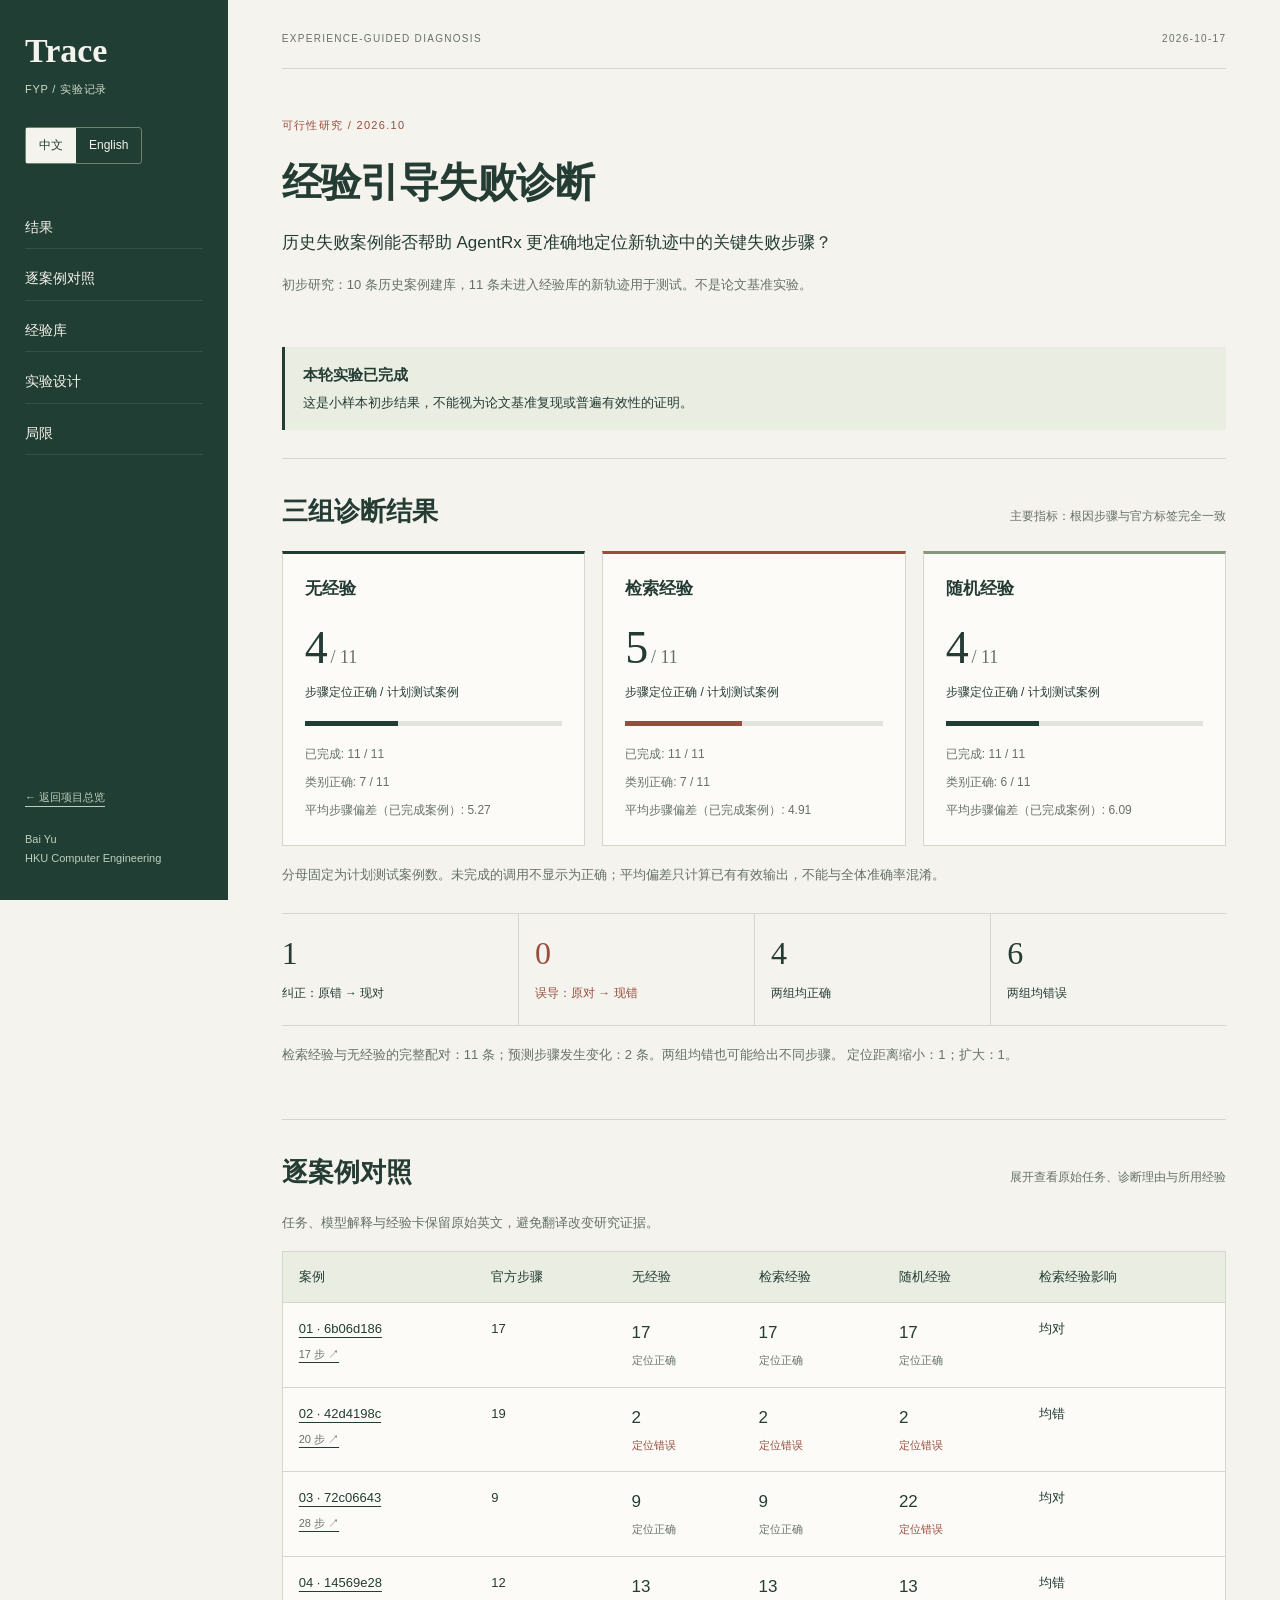
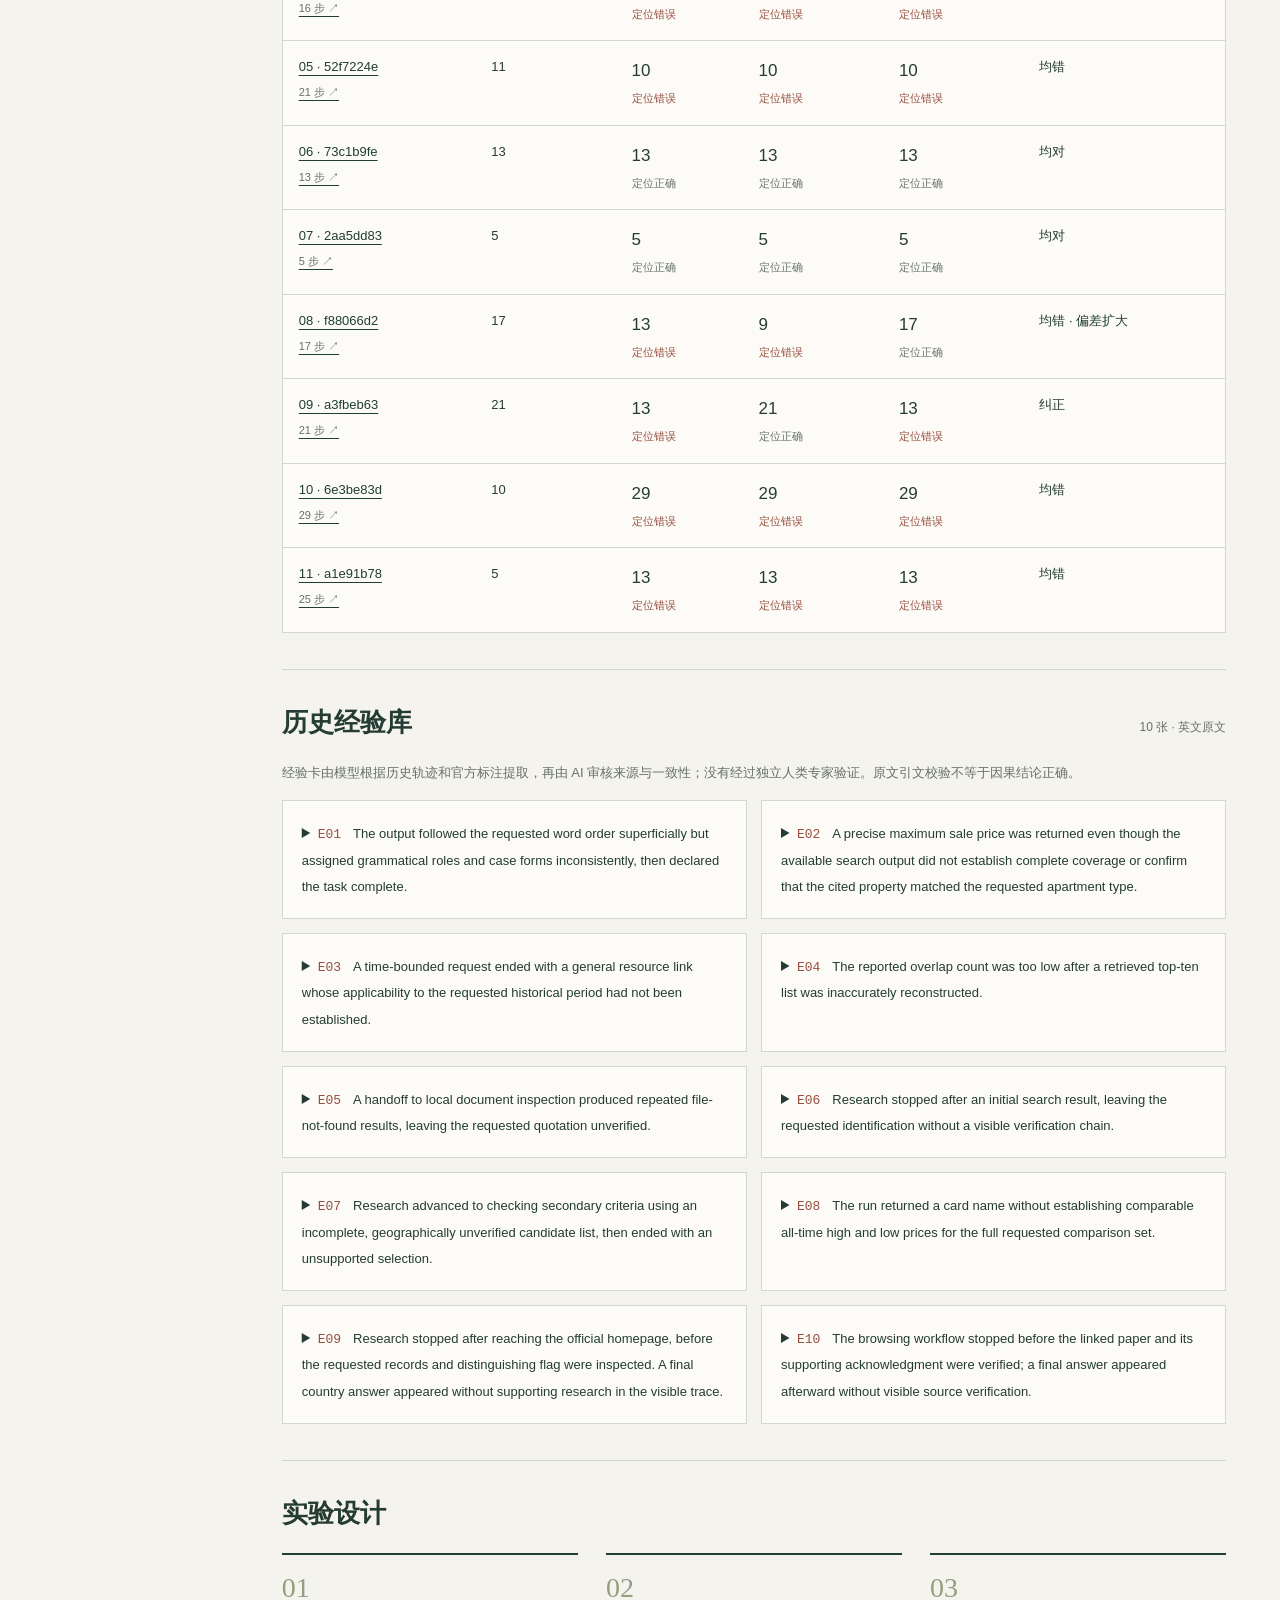
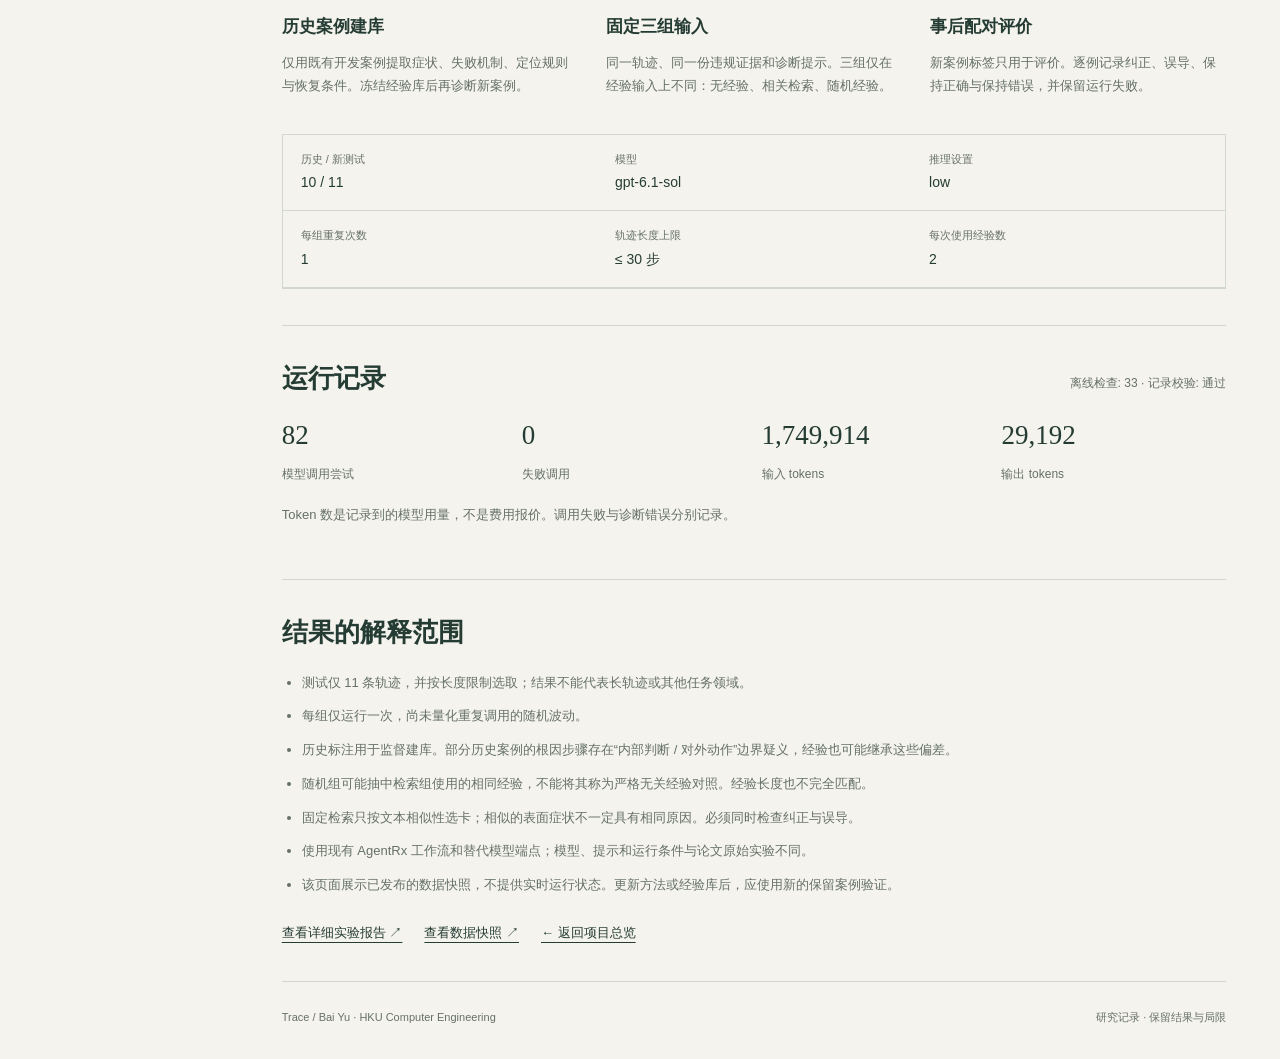
<file: fyp-agentrx-diagnosis-studio/experience.html>
<!doctype html>
<html lang="zh-Hans">
<head>
  <meta charset="utf-8">
  <meta name="viewport" content="width=device-width, initial-scale=1">
  <meta name="theme-color" content="#203e33">
  <meta name="description" content="Trace: a small feasibility study of experience-guided failure diagnosis.">
  <title>Trace · 经验引导失败诊断</title>
  <style>
    :root{--paper:#f5f3ed;--green:#203e33;--ink:#243c34;--muted:#657168;--line:#d3d8cd;--red:#984d3d;--light:#e9ede2;--white:#fcfbf7;--serif:Georgia,"Noto Serif SC","Songti SC",serif}
    *{box-sizing:border-box}html{scroll-behavior:smooth;scroll-padding-top:25px}body{margin:0;background:var(--paper);color:var(--ink);font:15px/1.75 -apple-system,BlinkMacSystemFont,"Segoe UI","Microsoft YaHei",sans-serif}a{color:inherit;text-underline-offset:5px}button{font:inherit;cursor:pointer}button:focus-visible,a:focus-visible,summary:focus-visible{outline:3px solid #b8815d;outline-offset:4px}[hidden]{display:none!important}p{margin:0 0 16px}h1,h2,h3{line-height:1.3}h1{font-size:clamp(29px,3.1vw,46px);letter-spacing:-.025em;margin:20px 0}h2{font-size:26px;font-weight:600;margin:0}h3{font-size:17px;margin:0 0 14px}small{font-size:12px}.skip{position:fixed;top:-70px;left:12px;background:var(--white);z-index:10;padding:10px}.skip:focus{top:12px}.rail{position:fixed;inset:0 auto 0 0;width:228px;background:var(--green);color:var(--paper);padding:32px 25px;display:flex;flex-direction:column}.brand{text-decoration:none;font:600 34px/1.1 var(--serif)}.brand small{font:11px/1.6 sans-serif;display:block;margin-top:12px;letter-spacing:.07em;color:#d2dbcc}.lang{display:flex;gap:0;margin:28px 0 42px;border:1px solid #6e8273;width:max-content;border-radius:3px}.lang button{font-size:12px;background:none;color:inherit;border:0;padding:7px 13px}.lang button[aria-pressed=true]{background:var(--paper);color:var(--green)}nav{display:grid;gap:8px}nav a{text-decoration:none;font-size:14px;padding:9px 0;border-bottom:1px solid #ffffff18}.rail-foot{margin-top:auto;font-size:11px;color:#becfbe}.rail-foot a{display:block;margin-bottom:22px}.main{max-width:1540px;margin-left:228px;padding:30px clamp(22px,4.2vw,66px) 0}.topline{display:flex;justify-content:space-between;gap:20px;padding-bottom:20px;border-bottom:1px solid var(--line);font-size:10px;letter-spacing:.13em;color:var(--muted)}.intro{padding:42px 0 34px;max-width:900px}.eyebrow{color:var(--red);font-size:11px;letter-spacing:.12em}.lead{font-size:17px;max-width:780px}.intro .note{max-width:760px}.note{font-size:13px;color:var(--muted)}.notice{padding:15px 18px;background:var(--light);border-left:3px solid var(--green);margin:0 0 28px}.notice.error{background:#f0e2d9;border-color:var(--red)}.notice p{margin:0;font-size:13px}.notice strong{display:block;margin-bottom:4px}.retry{margin-top:12px;background:var(--green);color:white;border:0;padding:7px 18px}.section{padding:36px 0;border-top:1px solid var(--line);scroll-margin-top:24px}.section-head{display:flex;justify-content:space-between;align-items:baseline;gap:20px;margin-bottom:22px}.section-head p{font-size:12px;color:var(--muted);margin:0}.metrics{display:grid;grid-template-columns:repeat(3,minmax(0,1fr));gap:17px}.metric{background:var(--white);border:1px solid var(--line);border-top:3px solid var(--green);padding:24px 22px}.metric:nth-child(2){border-top-color:var(--red)}.metric:nth-child(3){border-top-color:#89977e}.metric .value{font:46px/1.2 var(--serif);letter-spacing:-.04em;margin:20px 0 7px;font-variant-numeric:tabular-nums}.metric .value span{font:18px/1.2 var(--serif);color:var(--muted);letter-spacing:0}.metric .metric-label{font-size:12px;margin:0 0 16px}.meter{height:5px;background:#e2e5dc;margin:18px 0}.meter span{height:100%;display:block;background:var(--green)}.metric:nth-child(2) .meter span{background:var(--red)}.metric .subline{font-size:12px;color:var(--muted);margin:7px 0 0}.metrics-note{margin-top:18px}.paired{display:grid;grid-template-columns:repeat(4,minmax(0,1fr));margin:26px 0 18px;border-top:1px solid var(--line);border-bottom:1px solid var(--line)}.paired>div{padding:20px 16px;border-left:1px solid var(--line)}.paired>div:first-child{padding-left:0;border-left:0}.paired b{font:32px/1.2 var(--serif);display:block;margin-bottom:7px}.paired span{font-size:12px}.paired .harm{color:var(--red)}.table-scroll{overflow-x:auto;border:1px solid var(--line);background:var(--white)}table{border-collapse:collapse;width:100%;min-width:690px;font-size:13px}th{background:var(--light);font-weight:500;text-align:left;padding:14px 16px;vertical-align:bottom}td{padding:15px 16px;border-top:1px solid var(--line);vertical-align:top}td:not(:first-child){font-variant-numeric:tabular-nums}.case-button{color:var(--green);border:0;background:none;text-align:left;padding:0;text-decoration:underline;text-underline-offset:4px}.case-button small{display:block;color:var(--muted);text-decoration:none;margin-top:4px;font-size:11px}.step{display:block;font-size:17px}.verdict{display:inline-block;font-size:11px;margin-top:3px;color:var(--muted)}.verdict.bad{color:var(--red)}.detail-cell{padding:24px;background:#f0f0e8}.detail-heading{overflow-wrap:anywhere;font:11px/1.6 monospace;color:var(--muted);margin-bottom:14px}.original{white-space:pre-wrap;overflow-wrap:anywhere}.detail-grid{display:grid;grid-template-columns:repeat(3,minmax(0,1fr));gap:24px;margin-top:25px}.detail-grid article{border-top:2px solid var(--line);padding-top:18px;min-width:0}.detail-grid h3{font-size:15px}.detail-grid p{font-size:13px}.memory-links{display:flex;gap:8px;flex-wrap:wrap;margin-top:8px}.memory-link{font:11px/1.6 monospace;padding:2px 7px;border:1px solid #aebba8;border-radius:3px}.protocol{display:grid;grid-template-columns:repeat(3,minmax(0,1fr));gap:28px}.protocol article{border-top:2px solid var(--green);padding-top:16px}.protocol .number{font:28px/1.2 var(--serif);color:#91a080;margin-bottom:12px;display:block}.protocol p{font-size:13px;color:var(--muted)}.facts{display:grid;grid-template-columns:repeat(3,minmax(0,1fr));gap:0;border:1px solid var(--line);margin-top:20px}.facts>div{padding:15px 18px;border-bottom:1px solid var(--line)}.facts span{font-size:11px;color:var(--muted);display:block}.facts strong{font-size:14px;font-weight:500;overflow-wrap:anywhere}.memories{display:grid;grid-template-columns:1fr 1fr;gap:14px}.memory{border:1px solid var(--line);background:var(--white);min-width:0;scroll-margin-top:25px}.memory summary{padding:19px;cursor:pointer}.memory summary strong{font:13px/1.5 monospace;color:var(--red);display:inline-block;margin-right:12px}.memory summary span{font-size:13px}.memory .body{padding:0 20px 22px}.memory dt{font-size:11px;color:var(--muted);margin-top:18px}.memory dd{font-size:13px;margin:4px 0 0}.review{font-size:11px;border-top:1px solid var(--line);padding-top:14px;margin-top:20px!important;color:var(--muted)}.limits{padding-left:20px;margin:0;max-width:850px}.limits li{margin-bottom:11px;color:var(--muted);font-size:13px}.downloads{display:flex;gap:22px;flex-wrap:wrap;margin-top:25px;font-size:13px}.empty{padding:26px;color:var(--muted);background:var(--light);font-size:13px}.cost-grid{display:grid;grid-template-columns:repeat(4,minmax(0,1fr));gap:15px}.cost-grid strong{font:27px/1.3 var(--serif);display:block;margin-bottom:7px}.cost-grid span{font-size:12px;color:var(--muted)}footer{border-top:1px solid var(--line);padding:26px 0 32px;font-size:11px;display:flex;justify-content:space-between;gap:18px;color:var(--muted)}
    .topline span:last-child{overflow-wrap:anywhere;text-align:right;min-width:0}
    @media(max-width:1050px){.rail{width:195px;padding:28px 21px}.main{margin-left:195px;padding-left:28px;padding-right:28px}.metrics{gap:10px}.metric{padding:20px 15px}.metric h3{font-size:15px}.metric .value{font-size:39px}.detail-grid{grid-template-columns:1fr}.facts{grid-template-columns:1fr 1fr}}
    @media(max-width:760px){html{scroll-padding-top:15px}.rail{position:static;width:auto;padding:22px;display:block}.brand{font-size:28px}.brand small{display:none}.lang{margin:0;position:absolute;right:22px;top:21px}.lang button{padding:5px 10px}.rail nav{display:flex;gap:22px;overflow-x:auto;margin-top:20px}.rail nav a{font-size:12px;white-space:nowrap;padding:5px 0}.rail-foot{display:none}.main{margin-left:0;padding:23px 22px 0}.topline{font-size:9px;letter-spacing:.07em}.intro{padding:29px 0 24px}.intro h1{font-size:31px}.lead{font-size:15px}.section{padding:28px 0}.section-head{display:block}.section-head p{margin-top:10px}h2{font-size:23px}.metrics{grid-template-columns:1fr}.metric{display:grid;grid-template-columns:1fr auto;column-gap:16px;padding:19px}.metric h3{grid-column:1;font-size:17px;margin:0}.metric .value{grid-column:2;grid-row:1 / span 2;margin:0;font-size:37px}.metric .metric-label{margin:5px 0 0}.metric .meter,.metric .subline{grid-column:1 / -1}.meter{margin:15px 0 4px}.paired{grid-template-columns:1fr 1fr}.paired>div:nth-child(3){border-left:0;padding-left:0;border-top:1px solid var(--line)}.paired>div:nth-child(4){border-top:1px solid var(--line)}.protocol,.memories{grid-template-columns:1fr}.protocol{gap:19px}.protocol article{padding-top:12px}.protocol .number{float:left;width:45px;margin:0}.protocol h3,.protocol p{margin-left:45px}.facts{grid-template-columns:1fr 1fr}.facts>div{padding:12px}.cost-grid{grid-template-columns:1fr 1fr;gap:22px}.detail-cell{padding:18px}.detail-grid{gap:15px}footer{display:block}footer span{display:block;margin-bottom:6px}}
    @media(prefers-reduced-motion:reduce){html{scroll-behavior:auto}}
  </style>
</head>
<body>
  <a class="skip" href="#main" data-t="skip">跳到研究内容</a>
  <aside class="rail">
    <a class="brand" id="brand-back" href="./?lang=zh">Trace<small data-t="brand">FYP / 实验记录</small></a>
    <div class="lang" role="group" aria-label="Language"><button type="button" data-language="zh" lang="zh-Hans" aria-pressed="true">中文</button><button type="button" data-language="en" lang="en" aria-pressed="false">English</button></div>
    <nav aria-label="Study sections"><a href="#results" data-t="navResults">结果</a><a href="#cases" data-t="navCases">逐案例对照</a><a href="#memory" data-t="navMemory">经验库</a><a href="#protocol" data-t="navProtocol">实验设计</a><a href="#limits" data-t="navLimits">局限</a></nav>
    <div class="rail-foot"><a id="rail-back" href="./?lang=zh" data-t="back">← 返回项目总览</a>Bai Yu<br>HKU Computer Engineering</div>
  </aside>
  <main class="main" id="main">
    <div class="topline"><span>EXPERIENCE-GUIDED DIAGNOSIS</span><span id="updated">—</span></div>
    <header class="intro"><span class="eyebrow" data-t="eyebrow">可行性研究 / 2026.10</span><h1 data-t="title">经验引导失败诊断</h1><p class="lead" data-t="lead">历史失败案例能否帮助 AgentRx 更准确地定位新轨迹中的关键失败步骤？</p><p class="note" id="scope-note"></p></header>
    <div class="notice" id="load-state" role="status" aria-live="polite"><strong id="state-title">正在读取实验记录…</strong><p id="state-body"></p><button id="retry" class="retry" hidden type="button" data-t="retry">重试</button></div>
    <section class="section" id="results"><div class="section-head"><h2 data-t="resultsTitle">三组诊断结果</h2><p data-t="resultsSub">主要指标：根因步骤与官方标签完全一致</p></div><div id="metrics" class="metrics"></div><p class="note metrics-note" id="metrics-note"></p><div class="paired" id="paired"></div><p class="note" id="paired-note"></p></section>
    <section class="section" id="cases"><div class="section-head"><h2 data-t="casesTitle">逐案例对照</h2><p data-t="casesSub">展开查看原始任务、诊断理由与所用经验</p></div><p class="note" data-t="originalNote">任务、模型解释与经验卡保留原始英文，避免翻译改变研究证据。</p><div class="table-scroll" id="case-table"></div></section>
    <section class="section" id="memory"><div class="section-head"><h2 data-t="memoryTitle">历史经验库</h2><p id="memory-count"></p></div><p class="note" data-t="memoryNote">经验卡由模型根据历史轨迹和官方标注提取，再由 AI 审核来源与一致性；没有经过独立人类专家验证。原文引文校验不等于因果结论正确。</p><div class="memories" id="memory-list"></div></section>
    <section class="section" id="protocol"><div class="section-head"><h2 data-t="protocolTitle">实验设计</h2></div><div class="protocol"><article><span class="number">01</span><h3 data-t="protocol1Title">历史案例建库</h3><p data-t="protocol1">仅用既有开发案例提取症状、失败机制、定位规则与恢复条件。冻结经验库后再诊断新案例。</p></article><article><span class="number">02</span><h3 data-t="protocol2Title">固定三组输入</h3><p data-t="protocol2">同一轨迹、同一份违规证据和诊断提示。三组仅在经验输入上不同：无经验、相关检索、随机经验。</p></article><article><span class="number">03</span><h3 data-t="protocol3Title">事后配对评价</h3><p data-t="protocol3">新案例标签只用于评价。逐例记录纠正、误导、保持正确与保持错误，并保留运行失败。</p></article></div><div class="facts" id="protocol-facts"></div></section>
    <section class="section" id="cost"><div class="section-head"><h2 data-t="costTitle">运行记录</h2><p id="audit-note"></p></div><div class="cost-grid" id="cost-values"></div><p class="note metrics-note" data-t="costNote">Token 数是记录到的模型用量，不是费用报价。调用失败与诊断错误分别记录。</p></section>
    <section class="section" id="limits"><div class="section-head"><h2 data-t="limitsTitle">结果的解释范围</h2></div><ul class="limits" id="limit-list"></ul><div class="downloads"><a id="report-link" href="./experience-report.html" data-t="report">查看详细实验报告 ↗</a><a href="./experience-study.json" data-t="data">查看数据快照 ↗</a><a id="bottom-back" href="./?lang=zh" data-t="back">← 返回项目总览</a></div></section>
    <footer><span>Trace / Bai Yu · HKU Computer Engineering</span><span data-t="footer">研究记录 · 保留结果与局限</span></footer>
  </main>
  <noscript><p style="padding:24px">请启用 JavaScript 以读取实验记录。Enable JavaScript to load the study records. <a href="./experience-report.html">实验报告 / Report</a></p></noscript>
  <script>
  'use strict';
  const TEXT={
    zh:{skip:'跳到研究内容',brand:'FYP / 实验记录',back:'← 返回项目总览',navResults:'结果',navCases:'逐案例对照',navMemory:'经验库',navProtocol:'实验设计',navLimits:'局限',eyebrow:'可行性研究 / 2026.10',title:'经验引导失败诊断',lead:'历史失败案例能否帮助 AgentRx 更准确地定位新轨迹中的关键失败步骤？',retry:'重试',resultsTitle:'三组诊断结果',resultsSub:'主要指标：根因步骤与官方标签完全一致',casesTitle:'逐案例对照',casesSub:'展开查看原始任务、诊断理由与所用经验',originalNote:'任务、模型解释与经验卡保留原始英文，避免翻译改变研究证据。',memoryTitle:'历史经验库',memoryNote:'经验卡由模型根据历史轨迹和官方标注提取，再由 AI 审核来源与一致性；没有经过独立人类专家验证。原文引文校验不等于因果结论正确。',protocolTitle:'实验设计',protocol1Title:'历史案例建库',protocol1:'仅用既有开发案例提取症状、失败机制、定位规则与恢复条件。冻结经验库后再诊断新案例。',protocol2Title:'固定三组输入',protocol2:'同一轨迹、同一份违规证据和诊断提示。三组仅在经验输入上不同：无经验、相关检索、随机经验。',protocol3Title:'事后配对评价',protocol3:'新案例标签只用于评价。逐例记录纠正、误导、保持正确与保持错误，并保留运行失败。',costTitle:'运行记录',costNote:'Token 数是记录到的模型用量，不是费用报价。调用失败与诊断错误分别记录。',limitsTitle:'结果的解释范围',report:'查看详细实验报告 ↗',data:'查看数据快照 ↗',footer:'研究记录 · 保留结果与局限',no_memory:'无经验',retrieved_memory:'检索经验',random_memory:'随机经验',loading:'正在读取实验记录…',loadingBody:'结果将从随站点发布的数据快照中读取。',loadError:'实验记录暂时无法读取',loadErrorBody:'没有把读取失败显示成实验结果。可以重试，或打开详细报告。',complete:'本轮实验已完成',partial:'本轮实验尚未全部完成',not_run:'实验尚未运行',unknown:'运行状态待核对',completeBody:'这是小样本初步结果，不能视为论文基准复现或普遍有效性的证明。',partialBody:'下方只展示已有记录。未完成、运行失败和无效输出不会被当成成功诊断。',notRunBody:'实验设计与经验材料可供查看；准确率尚无可报告结果。',unknownBody:'保留已记录数据，并明确显示缺失项；请结合详细报告核对。',stepCorrect:'步骤定位正确 / 计划测试案例',completed:'已完成',categoryCorrect:'类别正确',distance:'平均步骤偏差（已完成案例）',accuracy:'占计划案例',corrected:'纠正：原错 → 现对',harmed:'误导：原对 → 现错',both_correct:'两组均正确',both_wrong:'两组均错误',case:'案例',gold:'官方步骤',effect:'检索经验影响',pending:'待完成',failed:'运行失败',invalid:'输出无效',right:'定位正确',wrong:'定位错误',unpaired:'未完成配对',unchangedWrong:'均错',unchangedRight:'均对',correction:'纠正',harm:'误导',reason:'诊断理由',noReason:'暂无诊断理由。',usedMemory:'所用历史经验',noMemory:'未使用经验',missingMemory:'尚无所用经验记录',task:'原始任务',steps:'步',casesUnit:'条',cardsUnit:'张',notAvailable:'暂无可显示记录。',symptom:'症状',mechanism:'失败机制',localization_rule:'定位规则',applicability:'适用条件',recovery_counterexample:'恢复条件与反例',review:'审核状态',supported:'轨迹支持',annotationCaveat:'存在标注归因疑义',localizationCaveat:'存在步骤边界疑义',reviewPending:'待核对',model:'模型',effort:'推理设置',repeats:'每组重复次数',maxSteps:'轨迹长度上限',topK:'每次使用经验数',split:'历史 / 新测试',attempts:'模型调用尝试',failedAttempts:'失败调用',inputTokens:'输入 tokens',outputTokens:'输出 tokens',audit:'记录校验',tests:'离线检查',pass:'通过',auditPending:'待完成',originalEnglish:'英文原文'},
    en:{skip:'Skip to study',brand:'FYP / STUDY RECORDS',back:'← Project overview',navResults:'Results',navCases:'Cases',navMemory:'Memory',navProtocol:'Protocol',navLimits:'Limitations',eyebrow:'FEASIBILITY STUDY / 2026.10',title:'Experience-Guided Failure Diagnosis',lead:'Can historical failure cases help AgentRx locate the critical failure step in new execution trajectories?',retry:'Retry',resultsTitle:'Three diagnosis conditions',resultsSub:'Primary measure: exact agreement with the annotated root step',casesTitle:'Case-by-case comparison',casesSub:'Expand a case for its task, diagnosis rationale and memory cards',originalNote:'Tasks, model rationales and experience cards retain their original English wording to preserve the research evidence.',memoryTitle:'Historical experience memory',memoryNote:'Cards were extracted by a model from historical traces and official annotations, then reviewed by an AI agent for provenance and consistency. They have not been independently validated by human experts. Exact quotations do not establish causal correctness.',protocolTitle:'Study design',protocol1Title:'Build historical memory',protocol1:'Extract symptoms, mechanisms, localization rules and recovery conditions from prior development cases only. Freeze the memory before diagnosing new cases.',protocol2Title:'Hold inputs constant',protocol2:'Use the same trajectory, frozen violation evidence and diagnostic prompt. Only the memory input differs: none, retrieved cards, or random cards.',protocol3Title:'Evaluate paired outcomes',protocol3:'Use new-case labels only for evaluation. Record corrections, harms, both-correct and both-wrong outcomes, while preserving execution failures.',costTitle:'Execution records',costNote:'Token counts report recorded model usage, not a price quotation. Execution failures and incorrect diagnoses are recorded separately.',limitsTitle:'What these results can establish',report:'Detailed study report ↗',data:'Data snapshot ↗',footer:'Research records · Results and limitations',no_memory:'No memory',retrieved_memory:'Retrieved memory',random_memory:'Random memory',loading:'Loading study records…',loadingBody:'Results are loaded from the data snapshot published with this site.',loadError:'Study records could not be loaded',loadErrorBody:'A loading failure is not reported as an experiment result. Retry, or open the detailed report.',complete:'This study run is complete',partial:'This study run is incomplete',not_run:'The experiment has not run',unknown:'Execution status needs verification',completeBody:'These are preliminary small-sample results, not a reproduction of the paper benchmark or proof of general effectiveness.',partialBody:'Only available records are shown. Pending cases, execution failures and invalid outputs are not treated as successful diagnoses.',notRunBody:'The design and available memory can be inspected; no accuracy result is available yet.',unknownBody:'Available data are preserved and missing entries are explicit. Check the detailed report for context.',stepCorrect:'Correct root step / planned test cases',completed:'Completed',categoryCorrect:'Correct category',distance:'Mean step distance (completed cases)',accuracy:'Of planned cases',corrected:'Corrected: wrong → right',harmed:'Harmed: right → wrong',both_correct:'Both correct',both_wrong:'Both wrong',case:'Case',gold:'Gold step',effect:'Retrieved-memory effect',pending:'Pending',failed:'Execution failed',invalid:'Invalid output',right:'Correct step',wrong:'Incorrect step',unpaired:'Unpaired',unchangedWrong:'Both wrong',unchangedRight:'Both correct',correction:'Corrected',harm:'Harmed',reason:'Diagnosis rationale',noReason:'No rationale recorded yet.',usedMemory:'Historical memory used',noMemory:'No memory used',missingMemory:'Memory use not recorded yet',task:'Original task',steps:'steps',casesUnit:'cases',cardsUnit:'cards',notAvailable:'No records are available yet.',symptom:'Symptom',mechanism:'Failure mechanism',localization_rule:'Localization rule',applicability:'Applicability',recovery_counterexample:'Recovery conditions and counterexamples',review:'Review status',supported:'Supported by historical trace',annotationCaveat:'Annotation-attribution caveat',localizationCaveat:'Localization-boundary caveat',reviewPending:'Needs verification',model:'Model',effort:'Reasoning setting',repeats:'Repeats per condition',maxSteps:'Maximum trajectory length',topK:'Memory cards per diagnosis',split:'Historical / new test',attempts:'Model call attempts',failedAttempts:'Failed attempts',inputTokens:'Input tokens',outputTokens:'Output tokens',audit:'Record audit',tests:'Offline checks',pass:'Passed',auditPending:'Pending',originalEnglish:'Original English'}
  };
  const ARMS=['no_memory','retrieved_memory','random_memory'];
  let language='zh',study=null,loading=true,fetchFailed=false;
  try{const query=new URL(location.href).searchParams.get('lang');language=query==='en'||query==='zh'?query:localStorage.getItem('trace-language')==='en'?'en':'zh';}catch{language=new URL(location.href).searchParams.get('lang')==='en'?'en':'zh';}
  const t=key=>TEXT[language][key]||key;
  const bilingual=(zh,en)=>language==='en'?en:zh;
  const node=(tag,text,cls)=>{const e=document.createElement(tag);if(text!==undefined&&text!==null)e.textContent=String(text);if(cls)e.className=cls;return e;};
  const replace=(id,...children)=>document.getElementById(id).replaceChildren(...children);
  const number=value=>typeof value==='number'&&Number.isFinite(value)&&value>=0?value:null;
  const fmt=value=>number(value)===null?'—':value.toLocaleString(language==='zh'?'zh-CN':'en-US');
  const planned=()=>number(study?.protocol?.test_count);
  const completeArm=arm=>arm&&['complete','completed','ok'].includes(arm.status)&&number(arm.predicted_step)!==null;
  const statusName=arm=>!arm||['pending','not_run','running'].includes(arm.status)?t('pending'):['failed','error','execution_failed'].includes(arm.status)?t('failed'):['invalid','invalid_output','parse_error'].includes(arm.status)?t('invalid'):t('unknown');
  const memoryAnchor=id=>'memory-'+String(id).replace(/[^a-zA-Z0-9_-]/g,'_');
  function languageUI(){document.documentElement.lang=language==='en'?'en':'zh-Hans';document.title='Trace · '+t('title');document.querySelectorAll('[data-t]').forEach(e=>e.textContent=t(e.dataset.t));document.querySelectorAll('[data-language]').forEach(e=>e.setAttribute('aria-pressed',String(e.dataset.language===language)));for(const id of ['brand-back','rail-back','bottom-back'])document.getElementById(id).href='./?lang='+language;document.querySelector('nav').setAttribute('aria-label',bilingual('实验章节','Study sections'));}
  function renderState(){const title=document.getElementById('state-title'),body=document.getElementById('state-body'),box=document.getElementById('load-state');box.classList.toggle('error',fetchFailed);document.getElementById('retry').hidden=!fetchFailed;if(loading){title.textContent=t('loading');body.textContent=t('loadingBody');return;}if(fetchFailed){title.textContent=t('loadError');body.textContent=t('loadErrorBody');return;}const state=study?.status;const key=['complete','completed'].includes(state)?'complete':['not_run','planned'].includes(state)?'not_run':['partial','running','running_or_partial'].includes(state)?'partial':'unknown';title.textContent=t(key);body.textContent=t(key+'Body');}
  function renderMetrics(){const cards=ARMS.map(arm=>{const m=study?.metrics?.[arm]||{},done=number(m.complete_cases),correct=number(m.exact_step_correct),total=planned();const item=node('article',null,'metric');item.append(node('h3',t(arm)));const value=node('div',done>0&&correct!==null?fmt(correct):'—','value');value.append(node('span',' / '+fmt(total)));item.append(value,node('p',t('stepCorrect'),'metric-label'));const bar=node('div',null,'meter');bar.setAttribute('aria-hidden','true');const fill=node('span');fill.style.width=done>0&&correct!==null&&total>0?Math.min(100,correct/total*100)+'%':'0%';bar.append(fill);item.append(bar,node('p',t('completed')+': '+fmt(done)+' / '+fmt(total),'subline'));item.append(node('p',t('categoryCorrect')+': '+(done>0?fmt(m.category_correct):'—')+' / '+fmt(done),'subline'));item.append(node('p',t('distance')+': '+(done>0&&number(m.mean_absolute_step_distance_complete_only)!==null?m.mean_absolute_step_distance_complete_only.toFixed(2):'—'),'subline'));return item;});replace('metrics',...cards);document.getElementById('metrics-note').textContent=bilingual('分母固定为计划测试案例数。未完成的调用不显示为正确；平均偏差只计算已有有效输出，不能与全体准确率混淆。','The denominator is the planned test set. Pending calls are not counted as correct. Mean distance uses valid completed outputs only and has a different denominator.');const c=study?.comparison||{},paired=number(c.paired_complete_cases);replace('paired',...['corrected','harmed','both_correct','both_wrong'].map(key=>{const e=node('div',null,key==='harmed'?'harm':'');e.append(node('b',paired>0?fmt(c.effects?.[key]):'—'),node('span',t(key)));return e;}));document.getElementById('paired-note').textContent=bilingual('检索经验与无经验的完整配对：','Complete retrieved-memory vs no-memory pairs: ')+fmt(paired)+bilingual(' 条；预测步骤发生变化：','; changed predicted steps: ')+fmt(c.step_changed_cases)+bilingual(' 条。两组均错也可能给出不同步骤。',' cases. Both-wrong cases may still predict different steps.')+bilingual(' 定位距离缩小：',' Distance improved: ')+fmt(c.distance_effects?.improved)+bilingual('；扩大：','; worsened: ')+fmt(c.distance_effects?.worsened)+bilingual('。','.');}
  function caseEffect(item){const a=item.arms?.no_memory,b=item.arms?.retrieved_memory;if(!completeArm(a)||!completeArm(b)||typeof a.step_correct!=='boolean'||typeof b.step_correct!=='boolean')return t('unpaired');if(!a.step_correct&&b.step_correct)return t('correction');if(a.step_correct&&!b.step_correct)return t('harm');if(a.step_correct)return t('unchangedRight');const before=Math.abs(a.predicted_step-item.gold_step),after=Math.abs(b.predicted_step-item.gold_step);return t('unchangedWrong')+(after>before?bilingual(' · 偏差扩大',' · Farther from gold'):after<before?bilingual(' · 偏差缩小',' · Closer to gold'):'');}
  function diagnosisCell(arm){const cell=node('td');if(completeArm(arm)){cell.append(node('span',fmt(arm.predicted_step),'step'));cell.append(node('span',typeof arm.step_correct==='boolean'?t(arm.step_correct?'right':'wrong'):t('unknown'),'verdict'+(arm.step_correct===false?' bad':'')));}else cell.append(node('span',statusName(arm),'verdict'));return cell;}
  function renderCases(){if(!Array.isArray(study?.cases)||!study.cases.length){replace('case-table',node('div',t('notAvailable'),'empty'));return;}const table=node('table'),caption=node('caption',t('casesTitle'));caption.hidden=true;table.append(caption);const head=node('thead'),hr=node('tr');[t('case'),t('gold'),...ARMS.map(t),t('effect')].forEach(label=>{const th=node('th',label);th.scope='col';hr.append(th);});head.append(hr);table.append(head);const body=node('tbody');study.cases.forEach((item,index)=>{const row=node('tr'),first=node('td'),button=node('button',String(index+1).padStart(2,'0')+' · '+String(item.id||'').slice(0,8),'case-button');button.type='button';button.append(node('small',fmt(item.steps)+' '+t('steps')+' ↗'));button.setAttribute('aria-expanded','false');const detailID='case-detail-'+index;button.setAttribute('aria-controls',detailID);first.append(button);row.append(first,node('td',fmt(item.gold_step)),...ARMS.map(a=>diagnosisCell(item.arms?.[a])),node('td',caseEffect(item)));body.append(row);const detailRow=node('tr');detailRow.id=detailID;detailRow.hidden=true;const detail=node('td',null,'detail-cell');detail.colSpan=6;detail.append(node('div',item.id,'detail-heading'),node('h3',t('task')));const task=node('p',item.instruction||'—','original');task.lang='en';detail.append(task);const grid=node('div',null,'detail-grid');ARMS.forEach(key=>{const a=item.arms?.[key],box=node('article');box.append(node('h3',t(key)),node('p',completeArm(a)?t('gold')+': '+fmt(item.gold_step)+' · '+bilingual('预测','Predicted')+': '+fmt(a.predicted_step):statusName(a),'note'));const reason=node('p',a?.reason||t('noReason'),'original');if(a?.reason)reason.lang='en';box.append(reason,node('small',t('usedMemory')));const links=node('div',null,'memory-links');if(Array.isArray(a?.memory_ids)&&a.memory_ids.length){a.memory_ids.forEach(id=>{const link=node('a',id,'memory-link');link.href='#'+memoryAnchor(id);link.addEventListener('click',()=>{const target=document.getElementById(memoryAnchor(id));if(target)target.open=true;});links.append(link);});}else links.append(node('span',key==='no_memory'?t('noMemory'):t('missingMemory'),'note'));box.append(links);grid.append(box);});detail.append(grid);detailRow.append(detail);body.append(detailRow);button.addEventListener('click',()=>{detailRow.hidden=!detailRow.hidden;button.setAttribute('aria-expanded',String(!detailRow.hidden));});});table.append(body);replace('case-table',table);}
  function renderMemory(){const cards=Array.isArray(study?.memory)?study.memory:[];document.getElementById('memory-count').textContent=fmt(study?cards.length:null)+' '+t('cardsUnit')+' · '+t('originalEnglish');if(!cards.length){replace('memory-list',node('div',t('notAvailable'),'empty'));return;}replace('memory-list',...cards.map(card=>{const d=node('details',null,'memory');d.id=memoryAnchor(card.card_id);const summary=node('summary');summary.append(node('strong',card.card_id));const symptom=node('span',card.symptom||'—');symptom.lang='en';summary.append(symptom);d.append(summary);const body=node('div',null,'body'),dl=node('dl');['mechanism','localization_rule','applicability','recovery_counterexample'].forEach(key=>{dl.append(node('dt',t(key)));const dd=node('dd',card[key]||'—','original');dd.lang='en';dl.append(dd);});body.append(dl);const status=card.review_status==='supported'?t('supported'):card.review_status==='supported_with_annotation_caveat'?t('annotationCaveat'):card.review_status==='supported_with_localization_caveat'?t('localizationCaveat'):t('reviewPending');body.append(node('p',t('review')+': '+status,'review'));d.append(body);return d;}));}
  function renderProtocol(){const p=study?.protocol||{};const rows=[['split',fmt(p.memory_count)+' / '+fmt(p.test_count)],['model',p.model||'—'],['effort',p.reasoning_effort||'—'],['repeats',fmt(p.repeats)],['maxSteps',number(p.steps_max)!==null?'≤ '+fmt(p.steps_max)+' '+t('steps'):'—'],['topK',fmt(p.top_k)]];replace('protocol-facts',...rows.map(([key,value])=>{const div=node('div');div.append(node('span',t(key)),node('strong',value));return div;}));document.getElementById('scope-note').textContent=bilingual('初步研究：','Preliminary study: ')+fmt(p.memory_count)+bilingual(' 条历史案例建库，',' historical cases for memory; ')+fmt(p.test_count)+bilingual(' 条未进入经验库的新轨迹用于测试。不是论文基准实验。',' new trajectories excluded from memory for testing. This is not the paper benchmark.');}
  function renderCost(){const cost=study?.cost||{};replace('cost-values',...[['attempts','attempts'],['failed_attempts','failedAttempts'],['input_tokens','inputTokens'],['output_tokens','outputTokens']].map(([key,label])=>{const div=node('div');div.append(node('strong',fmt(cost[key])),node('span',t(label)));return div;}));const v=study?.validation||{},audit=['passed','pass','ok'].includes(v.audit_status)?t('pass'):v.audit_status?t('unknown'):t('auditPending');document.getElementById('audit-note').textContent=t('tests')+': '+fmt(v.tests_passed)+' · '+t('audit')+': '+audit;}
  function renderLimits(){const count=fmt(study?.protocol?.test_count),repeats=number(study?.protocol?.repeats);const items=[bilingual('测试仅 '+count+' 条轨迹，并按长度限制选取；结果不能代表长轨迹或其他任务领域。','Only '+count+' test trajectories were selected under a length limit; results do not establish performance on long traces or other domains.'),repeats===1?bilingual('每组仅运行一次，尚未量化重复调用的随机波动。','Each condition has one run per case; repeat-to-repeat variability has not been measured.'):bilingual('重复回答来自相同案例，不能当成额外独立样本；小样本不足以给出稳定的泛化结论。','Repeated responses from one case are not additional independent samples; this small study cannot establish stable generalization.'),bilingual('历史标注用于监督建库。部分历史案例的根因步骤存在“内部判断 / 对外动作”边界疑义，经验也可能继承这些偏差。','Historical annotations supervise memory construction. Some historical root labels have thought-versus-action boundary ambiguities that memory may inherit.'),bilingual('随机组可能抽中检索组使用的相同经验，不能将其称为严格无关经验对照。经验长度也不完全匹配。','Random memory may overlap the retrieved cards; it is not a strictly irrelevant-memory control. Memory length is not perfectly matched.'),bilingual('固定检索只按文本相似性选卡；相似的表面症状不一定具有相同原因。必须同时检查纠正与误导。','Fixed text retrieval can match similar symptoms with different causes. Corrections and harms must both be inspected.'),bilingual('使用现有 AgentRx 工作流和替代模型端点；模型、提示和运行条件与论文原始实验不同。','This uses the existing AgentRx workflow with a substitute model endpoint; model, prompting and execution conditions differ from the paper experiments.'),bilingual('该页面展示已发布的数据快照，不提供实时运行状态。更新方法或经验库后，应使用新的保留案例验证。','This page shows a published data snapshot, not live execution status. Changes to the method or memory require new held-out validation.')];replace('limit-list',...items.map(text=>node('li',text)));}
  function render(){languageUI();renderState();document.getElementById('updated').textContent=study?.updated_at?String(study.updated_at).slice(0,10):'—';renderMetrics();renderCases();renderMemory();renderProtocol();renderCost();renderLimits();const report=document.getElementById('report-link');report.href='./experience-report.html';if(typeof study?.links?.report==='string'){try{const url=new URL(study.links.report,location.href);const base=new URL('./',location.href);if(url.origin===base.origin&&url.pathname.startsWith(base.pathname)&&!url.username&&!url.password)report.href=url.href;}catch{}}}
  async function load(){loading=true;fetchFailed=false;render();try{const response=await fetch('./experience-study.json',{cache:'no-store'});if(!response.ok)throw new Error('Data request failed');const data=await response.json();if(!data||typeof data!=='object'||Array.isArray(data)||!data.protocol)throw new Error('Invalid study snapshot');study=data;}catch{study=null;fetchFailed=true;}finally{loading=false;render();}}
  document.querySelectorAll('[data-language]').forEach(button=>button.addEventListener('click',()=>{language=button.dataset.language;try{localStorage.setItem('trace-language',language);}catch{}try{const url=new URL(location.href);url.searchParams.set('lang',language);history.replaceState(null,'',url);}catch{}render();}));
  document.getElementById('retry').addEventListener('click',load);
  load();
  </script>
</body>
</html>
</file>
<file: fyp-agentrx-diagnosis-studio/style.css>
:root{--ink:#1b302b;--green:#173b33;--sage:#c0cbb8;--red:#aa4e3c;--paper:#f5f3ed;--line:#d6dad0;--muted:#5d6962}*{box-sizing:border-box}html{scroll-behavior:smooth;scroll-padding-top:90px}body{margin:0;background:var(--paper);color:var(--ink);font-family:Inter,"Segoe UI","PingFang SC","Microsoft YaHei",sans-serif;font-size:15px;line-height:1.8}a{color:inherit;text-decoration:none}button{font:inherit;cursor:pointer}button,a{-webkit-tap-highlight-color:transparent}button:focus-visible,a:focus-visible{outline:3px solid var(--red);outline-offset:5px}button{color:inherit}h1,h2,h3,h4,p{margin-top:0}h1,h2,h3{line-height:1.35;letter-spacing:-.04em}h2{font-size:clamp(28px,3.5vw,44px);font-weight:650}h3{font-size:21px;letter-spacing:-.02em}strong{font-weight:650}.skip{position:fixed;left:15px;top:-80px;z-index:10;background:white;padding:12px}.skip:focus{top:10px}.header{height:78px;padding:0 max(5vw,20px);display:flex;align-items:center;justify-content:space-between;gap:22px;border-bottom:1px solid var(--line);background:rgba(245,243,237,.97);position:sticky;top:0;z-index:5}.brand{font-weight:800;letter-spacing:-.045em;font-size:25px;white-space:nowrap}.brand span{font-size:10px;font-weight:500;letter-spacing:.16em;margin-left:10px}.header nav{display:flex;gap:24px;font-size:13px}.header nav a:hover{color:var(--red)}.edition{border:1px solid var(--line);padding:3px 12px;border-radius:2px;font-size:11px;white-space:nowrap}.hero{display:grid;grid-template-columns:1.05fr 1fr;background:var(--green);color:#faf9f4;min-height:640px}.hero-copy{padding:70px 5vw 64px max(5vw,20px);align-self:center}.eyebrow{font-size:10px;font-weight:700;letter-spacing:.2em;color:var(--red);margin-bottom:20px}.eyebrow.light{color:#bdcdbc}.hero h1{font-size:clamp(40px,4.5vw,67px);font-weight:500;line-height:1.25;margin-bottom:24px}.hero h1 em{color:#cbd6be;font-style:normal}.hero-intro{color:#d1dbd4;font-size:15px;max-width:470px;line-height:2}.hero-actions{display:flex;align-items:center;gap:25px;flex-wrap:wrap;margin-top:32px}.button{display:inline-flex;align-items:center;justify-content:space-between;gap:28px;padding:12px 22px;border:0;font-size:13px;font-weight:600;border-radius:2px}.button:hover{filter:brightness(.94)}.cream{background:#efeadf;color:var(--green)}.green{background:var(--green);color:white}.text-link{font-size:13px;border-bottom:1px solid #6c877a;padding:8px 0}.hero-note{font-size:11px;color:#aabfb2;margin:35px 0 0}.hero-art{background:#bec9b5;padding:55px 5vw 28px;color:var(--ink);display:flex;flex-direction:column;justify-content:center}.trace-paper{background:#f8f6f0;padding:28px 30px 18px;max-width:500px;width:100%;align-self:center;box-shadow:0 15px 25px #173b3315;transform:rotate(-1deg)}.paper-top{display:flex;justify-content:space-between;align-items:center;font-size:9px;letter-spacing:.15em;border-bottom:1px solid var(--line);padding-bottom:15px;margin-bottom:24px}.dot{width:8px;height:8px;border-radius:50%;background:var(--red)}.trace-paper h2{font-size:30px;margin-bottom:22px}.mini-trace{list-style:none;padding:0;margin:0}.mini-trace li{display:flex;align-items:center;gap:12px;padding:14px 0;border-top:1px solid var(--line)}.mini-trace li>span{font-size:11px;color:#7b847a;font-variant-numeric:tabular-nums}.mini-trace li>div{flex:1}.mini-trace strong{display:block;font-size:13px}.mini-trace small{display:block;font-size:10px;color:var(--muted);margin-top:2px}.mini-trace .fault{border-left:3px solid var(--red);padding-left:10px;margin-left:-13px;background:#aa4e3c09}.tag{font-size:9px;padding:2px 5px;white-space:nowrap;font-weight:500}.recovered{color:#42644f;background:#dce5d6}.fault-tag{background:#ead4cc;color:#8a3629}.caption{font-size:11px;color:var(--muted);line-height:1.8;margin:20px 0 0}.art-foot{display:flex;justify-content:space-between;margin:30px auto 0;max-width:500px;width:100%;font-size:9px;letter-spacing:.15em}.section{max-width:1280px;margin:auto;padding:90px max(5vw,20px);scroll-margin-top:0}.section-head{max-width:790px;margin-bottom:40px}.section-head h2{margin-bottom:22px}.section-head>p:last-child{max-width:680px;color:var(--muted);line-height:1.95}.question-grid{display:grid;grid-template-columns:repeat(3,1fr);border-top:1px solid var(--line);border-bottom:1px solid var(--line)}.question-grid article{padding:28px 26px 16px 0}.question-grid article+article{border-left:1px solid var(--line);padding-left:26px}.card-no{font-family:Georgia,serif;font-size:40px;color:var(--red);line-height:1.5;display:block;margin-bottom:15px}.question-grid h3{font-size:21px}.question-grid p{font-size:13px;color:var(--muted)}.method-section{background:#ebece4;max-width:none}.method-section>*{max-width:1152px;margin-left:auto;margin-right:auto}.method-section .section-head{max-width:1152px}.method-section .section-head h2{max-width:790px}.method-layout{display:grid;grid-template-columns:.85fr 1.15fr;gap:50px}.method-steps{display:flex;flex-direction:column;gap:7px}.method-step{display:flex;align-items:center;gap:16px;text-align:left;background:transparent;border:1px solid #d2d8cb;padding:16px 18px;font-size:14px}.method-step>span{font-size:11px;color:#768173}.method-step>b{margin-left:auto;font-weight:400}.method-step.active{background:var(--green);border-color:var(--green);color:white}.method-step.active>span{color:#bccdba}.method-detail{padding:28px 32px;background:#faf9f5;min-height:335px}.method-detail h3{font-size:25px}.method-detail>p{font-size:14px;color:var(--muted)}.method-detail .eyebrow{font-size:10px;color:var(--red)}.example{border-left:2px solid var(--red);padding:4px 0 4px 18px;margin:25px 0}.example>span{font-size:10px;letter-spacing:.1em;color:var(--red)}.example p{font-size:13px;margin:8px 0}.small-note{font-size:11px!important;line-height:1.8}.section-note{font-size:11px;color:var(--muted);margin-top:25px;margin-bottom:0}.stat-strip{display:grid;grid-template-columns:repeat(4,1fr);border-top:1px solid var(--line);border-bottom:1px solid var(--line);margin-bottom:35px;padding:24px 0}.stat-strip>div{padding:4px 22px;border-left:1px solid var(--line)}.stat-strip>div:first-child{padding-left:0;border-left:0}.stat-strip strong{display:block;font-size:38px;line-height:1.5;font-weight:500;font-variant-numeric:tabular-nums;letter-spacing:-.06em}.stat-strip strong span{font-size:12px;font-weight:400;letter-spacing:0}.stat-strip p{font-size:11px;color:var(--muted);margin:5px 0 0}.results-layout{display:grid;grid-template-columns:1.2fr 1fr;gap:35px}.chart-card{padding:25px 28px;border:1px solid var(--line);background:#faf9f5}.chart-title{display:flex;align-items:center;justify-content:space-between;gap:10px}.chart-title h3{font-size:18px;margin:0}.chart-title>span{font-size:10px;color:var(--red)}.legend{display:flex;gap:20px;font-size:10px;color:var(--muted);margin:20px 0 26px}.legend i{display:inline-block;width:8px;height:8px;margin-right:6px}.base{background:var(--green)}.extended{background:var(--red)}.metric+ .metric{margin-top:22px}.metric h4{font-size:12px;font-weight:500;margin-bottom:9px}.bar-row{display:grid;grid-template-columns:62px 1fr 35px;align-items:center;gap:10px;margin:8px 0;font-size:10px;color:var(--muted)}.bar-track{height:15px;background:#e8e9e1}.bar{height:100%}.bar-row b{font-size:12px;color:var(--ink)}.finding{padding:28px 28px;background:#e6e9df}.finding h3{font-size:27px}.finding>p:not(.eyebrow){font-size:13px;color:#4f5f55}.finding-rule{border-top:1px solid #b7c1b2;padding-top:16px;margin-top:25px;font-size:13px;font-weight:600}.evidence-grid{display:grid;grid-template-columns:repeat(3,1fr);gap:26px;margin-top:35px}.evidence-grid article{border-top:2px solid var(--line);padding-top:18px}.evidence-type{font-size:10px;color:var(--red)}.evidence-grid h3{font-size:17px;margin:8px 0 10px}.evidence-grid p{font-size:12px;color:var(--muted)}.demo-section{max-width:none;background:#ebece4}.demo-section>*{max-width:1152px;margin-left:auto;margin-right:auto}.demo-section .section-head{max-width:1152px}.demo-notice{display:flex;align-items:center;gap:10px;background:#e0e4d9;padding:12px 16px;font-size:11px;margin-bottom:20px;flex-wrap:wrap}.status-dot{width:6px;height:6px;background:var(--red);border-radius:50%}.case-tabs{display:flex;gap:0;margin-bottom:20px;border-bottom:1px solid #c5cebd}.case-tab{font-size:12px;padding:12px 20px;background:transparent;border:0;border-bottom:2px solid transparent;color:var(--muted)}.case-tab.active{border-bottom-color:var(--red);color:var(--ink);font-weight:650}.demo-grid{display:grid;grid-template-columns:1fr 1fr;gap:30px}.trace-list{background:#f9f8f3;padding:24px}.demo-title{display:flex;align-items:baseline;gap:10px;justify-content:space-between;margin-bottom:20px}.demo-title h3{font-size:17px;margin:0}.demo-title>span{font-size:9px;color:var(--muted);white-space:nowrap}.trace-list ol{list-style:none;padding:0;margin:0}.trace-list li+li{margin-top:9px}.trace-button{display:flex;align-items:center;gap:13px;width:100%;padding:13px 14px;text-align:left;border:1px solid var(--line);background:#f5f3ed}.trace-button>span{font-size:10px;color:var(--muted)}.trace-button strong{font-size:12px;display:block}.trace-button small{display:block;font-size:10px;color:var(--muted);margin-top:2px}.trace-button.active{border-color:var(--green);box-shadow:inset 3px 0 var(--green)}.trace-button.key-step{background:#f4e4dc;border-color:var(--red)}.inspection{padding:24px 28px;background:white}.inspection h3{font-size:22px}.inspection pre{white-space:pre-wrap;overflow-wrap:anywhere;background:#f0f1eb;padding:18px;font:12px/1.85 Consolas,"Microsoft YaHei",monospace;border-left:2px solid #b4c1ac;min-height:100px}.inspection-hint{font-size:12px;color:var(--muted);min-height:44px}.inspection .button{font-size:12px;width:100%}.explanation{border-top:1px solid var(--line);padding-top:18px;margin-top:20px;font-size:12px}.explanation h4{font-size:16px;margin-bottom:10px;color:var(--red)}.explanation p{margin-bottom:10px}.explanation small{color:var(--muted);font-size:10px}.no-script{font-size:13px}.roadmap{display:grid;grid-template-columns:repeat(3,1fr);gap:35px}.roadmap article{border-top:2px solid var(--green);padding-top:20px}.roadmap article>span{font-size:10px;color:var(--red);letter-spacing:.12em}.roadmap h3{font-size:20px;margin:18px 0}.roadmap p{color:var(--muted);font-size:13px}.roadmap b{display:block;font-size:11px;margin-top:24px;font-weight:500}.sources{background:var(--green);color:#f5f3ed;padding:48px max(5vw,20px);display:grid;grid-template-columns:1.1fr 1fr;gap:50px}.sources .eyebrow{color:#b7c7ae}.sources h2{font-size:30px}.sources p:last-child{font-size:12px;color:#c3d1c7}.source-links{align-self:center}.source-links>a{display:flex;justify-content:space-between;gap:20px;padding:17px 0;border-bottom:1px solid #547061;font-size:14px}.source-links span{font-size:10px;color:#c2d1c4}.source-links a:hover{color:#d8e6bc}footer{padding:35px max(5vw,20px);display:flex;align-items:center;justify-content:space-between;gap:25px}footer p{font-size:11px;line-height:1.9;margin:0}footer p span{color:var(--muted)}footer>a:last-child{font-size:12px}[hidden]{display:none!important}@media(min-width:1500px){.hero-copy{padding-left:calc((100vw - 1280px)/2 + 40px)}.hero-art{padding-right:calc((100vw - 1280px)/2 + 40px)}}@media(max-width:1000px){.header nav{gap:14px}.brand span{display:none}.hero-copy{padding-top:50px;padding-bottom:50px}.hero-art{padding:45px 25px}.trace-paper{padding:24px 22px}.hero h1{font-size:45px}.hero-actions{gap:15px}.method-layout{gap:24px}.results-layout{gap:20px}.stat-strip>div{padding-left:15px;padding-right:10px}.demo-grid{gap:20px}.inspection{padding:24px 22px}.roadmap{gap:22px}}@media(max-width:720px){html{scroll-padding-top:114px}.header{height:auto;min-height:95px;display:grid;grid-template-columns:1fr auto;padding:12px 20px;gap:8px}.header nav{grid-column:1 / -1;grid-row:2;justify-content:space-between;gap:8px;font-size:11px}.edition{font-size:10px}.brand{font-size:22px}.hero{grid-template-columns:1fr}.hero-copy{padding:42px 24px 38px}.hero h1{font-size:43px}.hero-intro{font-size:14px}.hero-note{margin-top:25px}.hero-art{padding:30px 25px 24px}.trace-paper{max-width:460px;transform:none}.trace-paper h2{font-size:27px}.art-foot{margin-top:18px}.section{padding:58px 22px}.section-head{margin-bottom:28px}.section-head>p:last-child{font-size:13px}.eyebrow{font-size:9px;margin-bottom:16px}h2{font-size:29px}.question-grid,.evidence-grid,.roadmap{grid-template-columns:1fr}.question-grid article,.question-grid article+article{padding:22px 0 12px;border-left:0}.question-grid article+article{border-top:1px solid var(--line)}.card-no{float:left;width:48px;margin-bottom:0;font-size:29px;line-height:1.3}.question-grid h3{margin-left:48px;font-size:19px}.question-grid p{margin-left:48px}.method-layout,.results-layout,.demo-grid,.sources{grid-template-columns:1fr}.method-step{font-size:13px;padding:12px 15px}.method-detail{padding:24px;min-height:330px}.method-detail h3{font-size:23px}.stat-strip{grid-template-columns:1fr 1fr;row-gap:20px;padding:20px 0}.stat-strip>div:nth-child(3){border-left:0;padding-left:0}.stat-strip strong{font-size:34px}.stat-strip p{font-size:10px}.chart-card{padding:22px 18px}.chart-title h3{font-size:17px}.legend{font-size:9px;gap:14px}.finding{padding:24px}.finding h3{font-size:25px}.evidence-grid{gap:8px}.evidence-grid article{padding-top:14px}.evidence-grid p{margin-bottom:10px}.case-tabs{display:grid;grid-template-columns:repeat(3,1fr);gap:4px}.case-tab{padding:10px 4px;font-size:10px}.demo-notice{font-size:10px;gap:7px}.demo-notice>span:last-child{flex-basis:100%;margin-left:13px}.trace-list{padding:20px 16px}.demo-title h3{font-size:15px}.inspection{padding:23px 20px}.roadmap{gap:30px}.roadmap h3{margin-top:12px}.roadmap b{margin-top:16px}.sources{padding:40px 22px;gap:12px}.sources h2{font-size:27px}.source-links>a{font-size:13px}footer{flex-wrap:wrap;padding:26px 22px;gap:20px}footer .brand{align-self:flex-start}footer p{flex:1}footer>a:last-child{margin-left:auto}.hero-actions .text-link{font-size:12px}}@media(prefers-reduced-motion:reduce){html{scroll-behavior:auto}}
</file>
<file: fyp-agentrx-diagnosis-studio/portal.css>
/* Original FYP portal layout: shared visual language with the local workspace. */
:root{--ink:#203b30;--green:#244c3c;--paper:#f5f3ed;--line:#d6ded0;--muted:#69766b;--red:#a24e3a;--sidebar:#203e33}
html{scroll-padding-top:28px}
body{font-family:"Segoe UI","Microsoft YaHei","PingFang SC",sans-serif;font-size:14px}
.sidebar{position:fixed;inset:0 auto 0 0;width:240px;padding:42px 24px 25px;background:var(--sidebar);color:#f4f2e8;display:flex;flex-direction:column;z-index:8;overflow-y:auto}
.portal-brand{display:flex;align-items:center;gap:13px;color:inherit;font-size:36px;line-height:1.25;font-weight:600;letter-spacing:-1.5px}
.brand-mark{border:1px solid #96af9760;width:52px;height:57px;display:flex;align-items:center;justify-content:center;font:46px/1 Georgia,serif;letter-spacing:-12px;padding-right:9px;flex-shrink:0}
.portal-brand small{display:block;margin-top:12px;font-size:11px;font-weight:400;letter-spacing:.3px;color:#c7d5c3}
.language-switch{display:flex;align-self:flex-start;gap:3px;margin-top:26px;padding:3px;border:1px solid #acc2aa55;border-radius:4px}
.language-switch button{border:0;border-radius:2px;padding:7px 12px;min-height:34px;background:transparent;color:#c7d5c3;font:inherit;font-size:12px;line-height:1.4;cursor:pointer}
.language-switch button[aria-pressed="true"]{background:#e8eddd;color:#203e33}
.language-switch button:hover{color:#fff;background:#3a5748}
.language-switch button[aria-pressed="true"]:hover{background:#e8eddd;color:#203e33}
.language-switch button:focus-visible{outline:2px solid #fff;outline-offset:3px}
.language-switch button:disabled{opacity:.45;cursor:default}
.language-switch + .primary-nav{margin-top:28px}
.primary-nav{display:flex;flex-direction:column;gap:5px;margin-top:62px}
.primary-nav a{display:flex;align-items:center;gap:15px;color:#d2ddcc;padding:12px 13px;border-radius:3px;font-size:14px}
.primary-nav a span{font:15px Georgia,serif;color:#9bb495}
.primary-nav a:hover,.primary-nav a.active{background:#3a5748;color:#fff}
.studio-link{display:flex;align-items:center;justify-content:space-between;background:#e8eddd;color:#244331;font-size:13px;padding:15px 14px;border-radius:3px;margin-top:28px}
.studio-link span{font-size:20px}
.sidebar-footer{margin-top:auto;padding-top:40px;font-size:11px;color:#b8cdb4}
.sidebar-footer>a{display:block;color:#e0e9d9}
.sidebar-footer p{border-top:1px solid #acc2aa33;margin:24px 0 7px;padding-top:20px}
.sidebar-footer>span{font-size:10px;color:#9bb495}
.portal-main{margin-left:240px;padding:32px 48px 0;max-width:1780px}
.topline{display:flex;justify-content:space-between;gap:25px;padding-bottom:22px;border-bottom:1px solid var(--line);font-size:9px;letter-spacing:.6px;color:var(--muted)}
.topline>span:last-child{white-space:nowrap}
.overview{scroll-margin-top:25px}
.portal-hero{display:grid;grid-template-columns:minmax(0,1fr) 242px;gap:44px;padding:64px 0 46px;align-items:start}
.hero-label{display:flex;align-items:center;gap:13px;flex-wrap:wrap;margin-bottom:24px}
.hero-label .eyebrow{margin:0;font-weight:500}
.status-pill{border:1px solid #b4c1a3;padding:4px 10px;font-size:10px;line-height:1.6;border-radius:20px}
.portal-intro h1{font-size:clamp(36px,3.8vw,58px);line-height:1.3;font-weight:650;letter-spacing:-.04em;margin:0 0 25px}
.hero-subtitle{font-size:19px;margin:0 0 22px}
.hero-summary{font-size:14px;line-height:2;color:var(--muted);margin:0;max-width:740px}
.hero-actions{margin-top:30px;gap:22px}
.hero-actions .button{font-size:14px;padding:15px 23px}
.research-path{border-top:3px solid #985844;padding-top:17px}
.path-heading{display:flex;flex-direction:column;gap:5px;color:var(--muted);font-size:11px}
.path-heading .eyebrow{margin:0;color:var(--muted);font-size:10px}
.research-path ol{list-style:none;margin:26px 0 0;padding:0}
.research-path li{display:flex;gap:15px;position:relative;padding-bottom:23px}
.research-path li:last-child{padding-bottom:0}
.research-path li:not(:last-child):before{content:"";position:absolute;left:17px;top:36px;bottom:0;border-left:1px solid #c3cfb7}
.research-path li>span{display:flex;align-items:center;justify-content:center;width:36px;height:36px;flex-shrink:0;border:1px solid #b7c8a7;border-radius:50%;font:13px Georgia,serif}
.research-path strong{display:block;font-size:14px;margin-top:1px}
.research-path small{display:block;color:var(--muted);font-size:10px;line-height:1.8;margin-top:4px}
.overview-questions{display:grid;grid-template-columns:1fr 1fr;border-block:1px solid var(--line)}
.overview-questions article{padding:31px 28px 30px 0}
.overview-questions article+article{border-left:1px solid var(--line);padding-left:28px;padding-right:0}
.overview-questions .eyebrow{color:var(--muted);font-size:11px;font-weight:500}
.overview-questions h2{font-size:29px;font-weight:500;margin:17px 0 19px}
.overview-questions p{margin:0;color:var(--muted);font-size:13px;line-height:1.95}
.completed-heading{display:flex;align-items:baseline;justify-content:space-between;gap:20px;margin:37px 0 14px}
.completed-heading h2{font-size:26px;font-weight:500;margin:0}
.completed-heading .text-link{font-size:11px}
.completed-list{display:grid;grid-template-columns:1fr 1fr;gap:0 36px}
.completed-list article{display:flex;gap:20px;padding:24px 0;border-bottom:1px solid var(--line)}
.completed-list article>span{font:30px/1.2 Georgia,serif;color:#94a37f}
.completed-list h3{font-size:16px;margin:0 0 6px}
.completed-list p{color:var(--muted);font-size:12px;margin:0}
.overview-note{font-size:11px;color:var(--muted);border-left:2px solid #aab996;padding-left:15px;margin:26px 0 0}
.section{padding:55px 0;margin-top:52px;max-width:none;border-top:1px solid var(--line)}
.section-head{margin-bottom:30px}
.section-head h2{font-size:34px;font-weight:500;margin-bottom:18px}
.section-head .eyebrow{margin-bottom:14px}
.section-head>p:last-child{font-size:13px;margin-bottom:0}
.method-section,.demo-section{background:transparent}
.question-grid article{padding-top:22px}
.method-layout{gap:28px}
.results-layout{gap:24px}
.method-layout>*,.results-layout>*,.demo-grid>*,.stat-strip>div{min-width:0}
.method-step{font-size:13px;padding:15px}
.method-detail{padding:25px}
.stat-strip strong{font-size:34px}
.chart-card{padding:23px}
.finding{padding:24px}
.finding h3{font-size:24px}
.sources{margin-top:38px;padding:35px 0;background:transparent;color:var(--ink);border-block:1px solid var(--line);gap:32px}
.sources .eyebrow{color:var(--muted)}
.sources h2{font-size:30px;font-weight:500;margin-bottom:15px}
.sources p:last-child,.source-links span{color:var(--muted)}
.source-links>a{border-color:var(--line);font-size:13px}
.source-links a:hover{color:var(--red)}
.portal-main>footer{padding:25px 0 30px;gap:20px;border-top:1px solid var(--line);margin-top:24px}
.portal-main>footer .brand{font-size:23px}
.portal-main>footer p{font-size:10px}
.portal-main>footer>a:last-child{font-size:11px}
@media(max-width:1250px){
 .sidebar{width:208px;padding:32px 18px 22px}.portal-brand{font-size:31px;gap:10px}.brand-mark{width:43px;height:49px;font-size:39px}.portal-brand small{font-size:9px}.primary-nav a{font-size:12px}.portal-main{margin-left:208px;padding:27px 34px 0}.portal-hero{grid-template-columns:minmax(0,1fr) 210px;gap:28px;padding-top:46px}.hero-subtitle{font-size:17px}.hero-summary{font-size:13px}.hero-label{gap:10px}.hero-actions{gap:17px}.hero-actions .button{font-size:12px;padding:13px 17px}.hero-actions .text-link{font-size:12px}.research-path small{font-size:9px}.stat-strip>div{padding-left:12px;padding-right:8px}
}
@media(max-width:1050px){
 .portal-hero{grid-template-columns:1fr;gap:34px}.portal-intro h1{font-size:40px}.research-path{padding-top:12px}.path-heading{flex-direction:row;justify-content:space-between}.research-path ol{display:grid;grid-template-columns:repeat(5,minmax(0,1fr));gap:10px;margin-top:20px}.research-path li{display:block;padding:0}.research-path li:not(:last-child):before{border-left:0;border-top:1px solid #c3cfb7;left:40px;right:0;top:18px;bottom:auto}.research-path strong{font-size:11px;margin-top:9px}.research-path small{font-size:9px}.overview-questions h2{font-size:25px}.overview-questions p{font-size:12px}.method-layout,.results-layout,.demo-grid{grid-template-columns:1fr}.method-steps{display:grid;grid-template-columns:repeat(2,minmax(0,1fr))}.method-step:last-child{grid-column:1/-1}.method-detail{min-height:0}.evidence-grid,.roadmap{gap:20px}.evidence-grid h3{font-size:15px}.roadmap h3{font-size:18px}.sources{grid-template-columns:1fr;gap:5px}.sources p:last-child{margin-bottom:0}.section{margin-top:35px;padding:42px 0}.section-head h2{font-size:30px}
}
@media(max-width:760px){
 html{scroll-padding-top:15px}.sidebar{position:relative;width:auto;inset:auto;overflow:visible;display:grid;grid-template-columns:1fr auto;padding:20px;gap:19px 12px}.portal-brand{font-size:27px;gap:10px}.brand-mark{font-size:31px;width:34px;height:40px;letter-spacing:-8px;padding-right:5px}.portal-brand small{font-size:8px;margin-top:6px}.primary-nav{grid-column:1/-1;display:grid;grid-template-columns:repeat(3,1fr);gap:5px;margin:0}.primary-nav a{padding:8px 7px;font-size:11px;gap:8px;white-space:nowrap}.primary-nav a span{font-size:11px}.studio-link{grid-column:2;grid-row:1;align-self:center;margin:0;padding:9px 10px;font-size:10px;gap:12px}.studio-link span{font-size:16px}.sidebar-footer{display:none}.portal-main{margin-left:0;padding:21px 22px 0}.topline{font-size:7px;gap:18px;padding-bottom:17px}.topline>span:first-child{max-width:240px}.portal-hero{padding:30px 0;gap:31px}.hero-label{margin-bottom:20px;gap:12px}.hero-label .eyebrow{font-size:8px}.status-pill{font-size:8px;padding:3px 8px}.portal-intro h1{font-size:33px;letter-spacing:-1.5px;margin-bottom:18px}.hero-subtitle{font-size:16px;margin-bottom:15px}.hero-summary{font-size:12px}.hero-actions{margin-top:24px;gap:17px}.hero-actions .button{font-size:12px}.hero-actions .text-link{font-size:11px}.path-heading .eyebrow{font-size:8px}.path-heading>span:last-child{font-size:9px}.research-path ol{gap:7px}.research-path li>span{width:29px;height:29px;font-size:11px}.research-path li:not(:last-child):before{top:14px;left:33px}.research-path strong{font-size:10px}.research-path small{font-size:8px;line-height:1.7}.overview-questions{grid-template-columns:1fr}.overview-questions article,.overview-questions article+article{padding:25px 0;border-left:0}.overview-questions article+article{border-top:1px solid var(--line)}.overview-questions h2{font-size:25px;margin:13px 0}.overview-questions .eyebrow{font-size:9px}.completed-heading{margin-top:29px}.completed-heading h2{font-size:23px}.completed-heading .text-link{font-size:10px}.completed-list{grid-template-columns:1fr;gap:0}.completed-list article{padding:20px 0;gap:18px}.completed-list article>span{font-size:26px}.completed-list h3{font-size:14px}.completed-list p{font-size:11px}.overview-note{font-size:10px}.section{margin-top:30px;padding:32px 0}.section-head h2{font-size:27px}.section-head>p:last-child{font-size:12px}.method-steps{grid-template-columns:1fr}.method-step:last-child{grid-column:auto}.method-detail{padding:22px}.method-detail h3{font-size:23px}.chart-card{padding:21px 17px}.finding{padding:22px}.evidence-grid,.roadmap{gap:16px}.stat-strip>div:nth-child(3){padding-left:0}.sources{margin-top:28px;padding:30px 0;gap:12px}.sources h2{font-size:27px}.source-links>a{font-size:12px}.source-links span{font-size:9px}.portal-main>footer{flex-wrap:wrap;gap:15px}.portal-main>footer .brand{font-size:20px}.portal-main>footer p{font-size:9px}.portal-main>footer>a:last-child{font-size:10px}.skip{left:15px}
}
@media(prefers-reduced-motion:reduce){html{scroll-behavior:auto}}
/* English copy needs natural wrapping instead of compressed lettering. */
html[lang="en"] .portal-brand small{letter-spacing:0}
html[lang="en"] .portal-intro h1{letter-spacing:-.035em;line-height:1.12}
html[lang="en"] .hero-subtitle{line-height:1.5}
html[lang="en"] .primary-nav a{line-height:1.4}
html[lang="en"] .bar-row{grid-template-columns:80px minmax(0,1fr) 35px}
html[lang="en"] .legend{flex-wrap:wrap;row-gap:8px}
html[lang="en"] .chart-title{align-items:flex-start}
html[lang="en"] .chart-title>span{flex-shrink:0;max-width:90px}
@media(max-width:760px){
 .language-switch{grid-column:2;grid-row:1;align-self:center;justify-self:end;margin:0}
 .language-switch button{padding:7px 9px;min-height:36px;font-size:11px}
 .language-switch + .primary-nav{margin-top:0}
 .primary-nav{grid-row:2}
 .studio-link{grid-column:1/-1;grid-row:3;justify-self:start;margin-top:-5px}
 html[lang="en"] .primary-nav a{white-space:normal;align-items:flex-start;font-size:11px}
 html[lang="en"] .primary-nav a>span{flex-shrink:0}
 html[lang="en"] .research-path ol{grid-template-columns:1fr;gap:15px}
 html[lang="en"] .research-path li{display:flex;gap:12px}
 html[lang="en"] .research-path strong{margin:0;font-size:12px}
 html[lang="en"] .research-path small{font-size:10px}
 html[lang="en"] .research-path li:not(:last-child):before{left:14px;top:33px;bottom:-11px;right:auto;border-top:0;border-left:1px solid #c3cfb7}
 html[lang="en"] .stat-strip strong span{font-size:10px}
 html[lang="en"] .case-tab{line-height:1.5}
}
</file>
